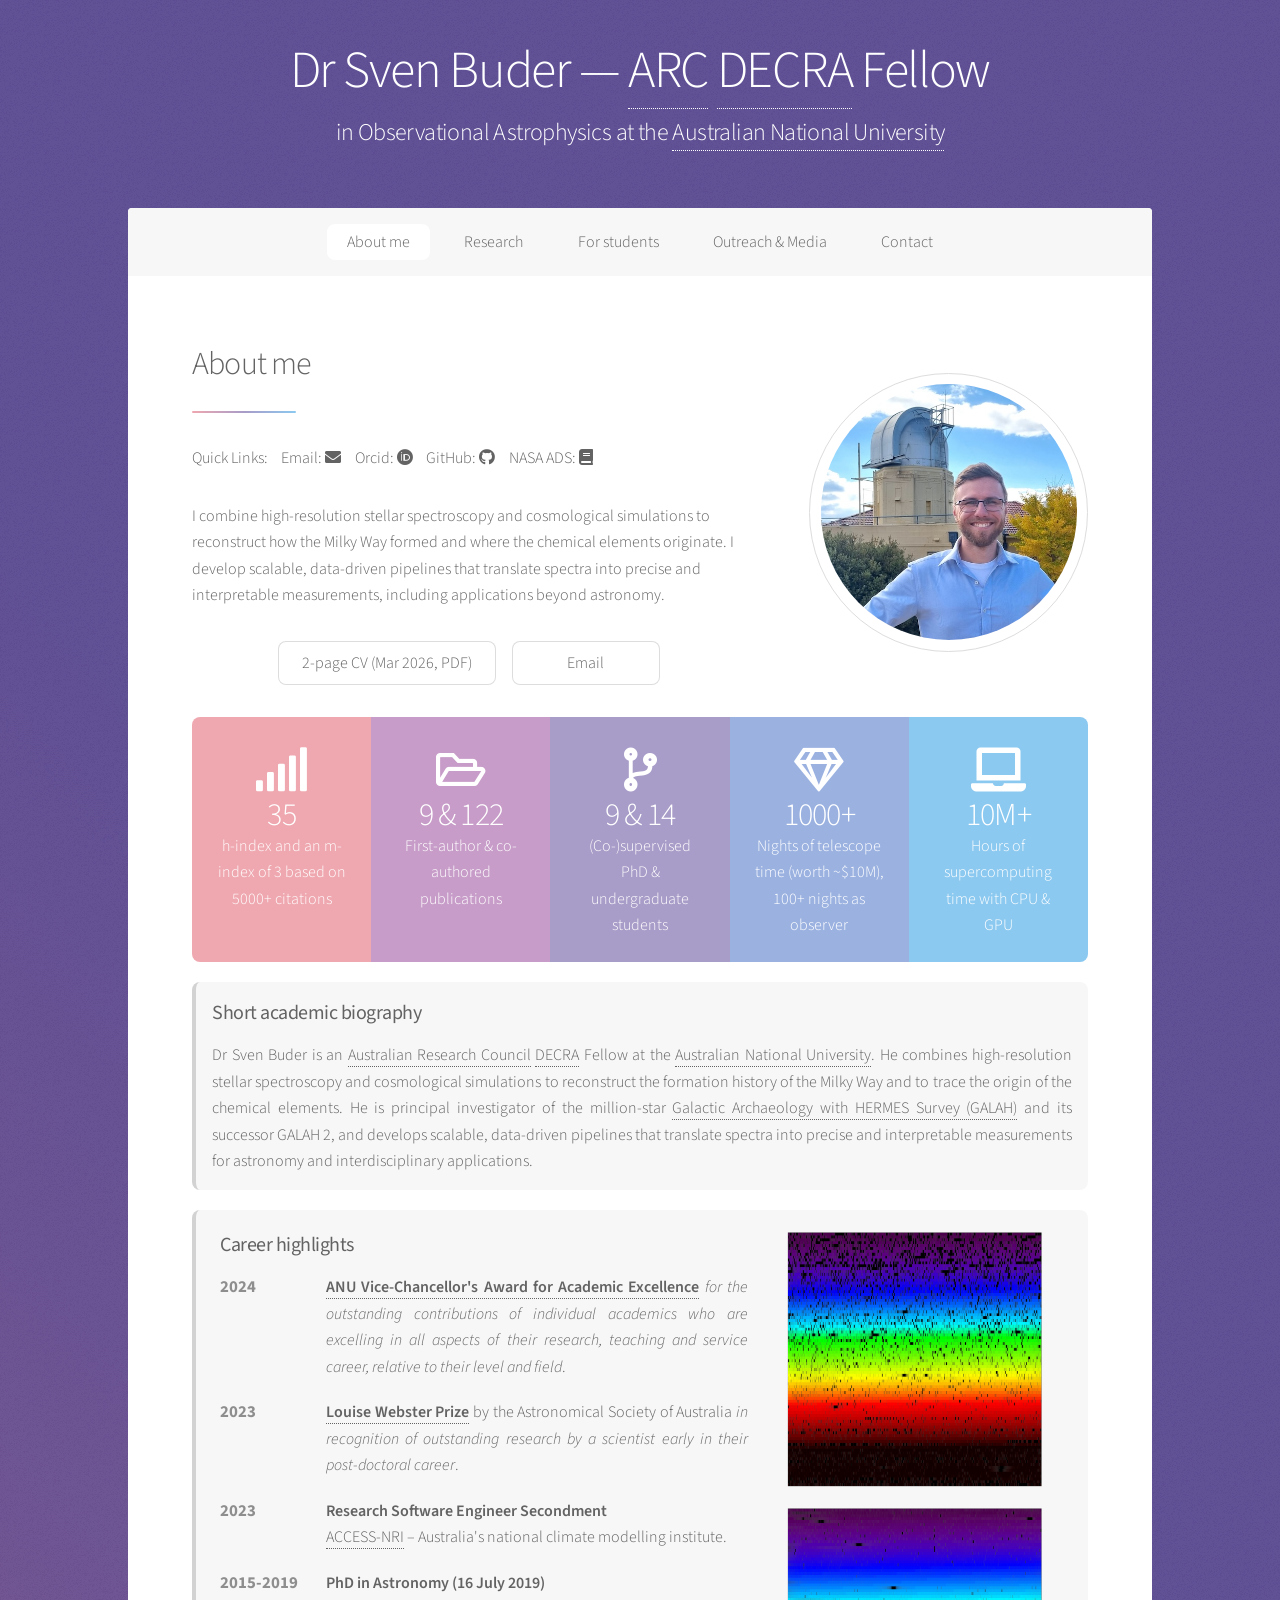
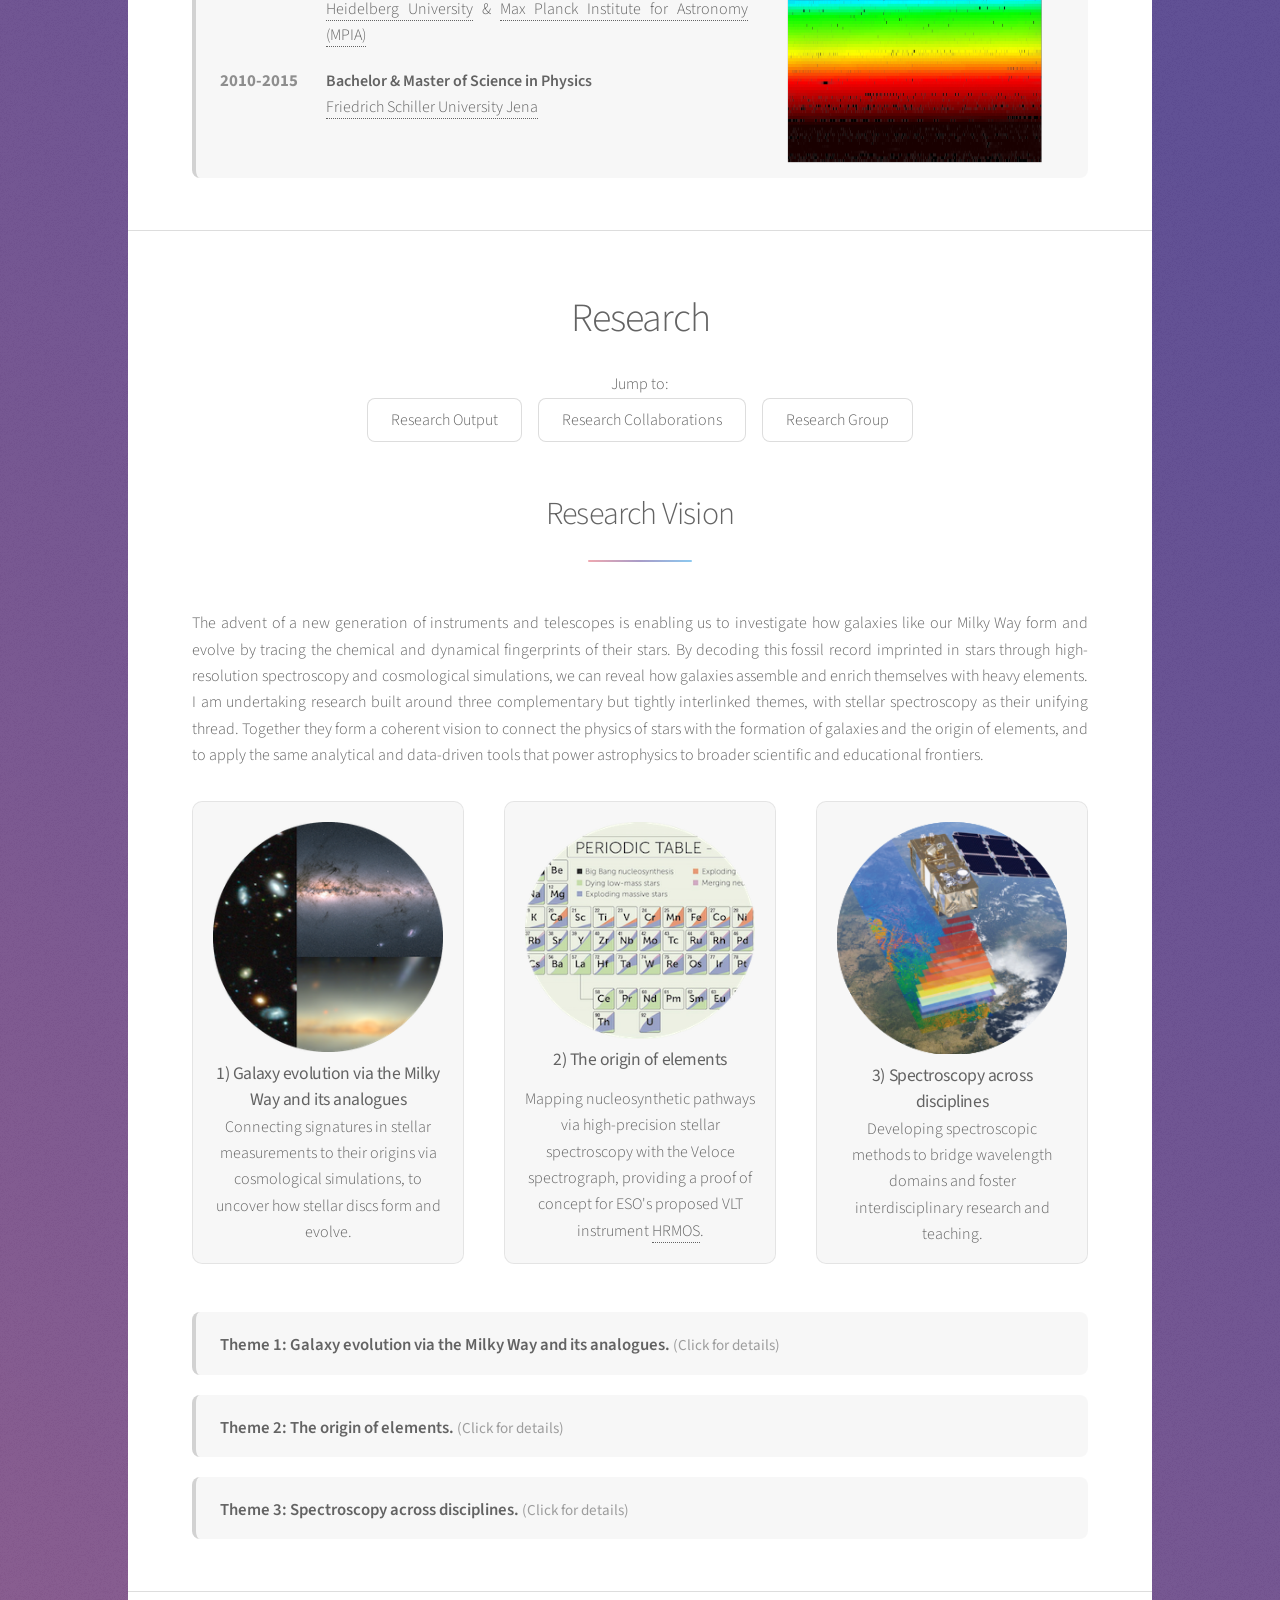
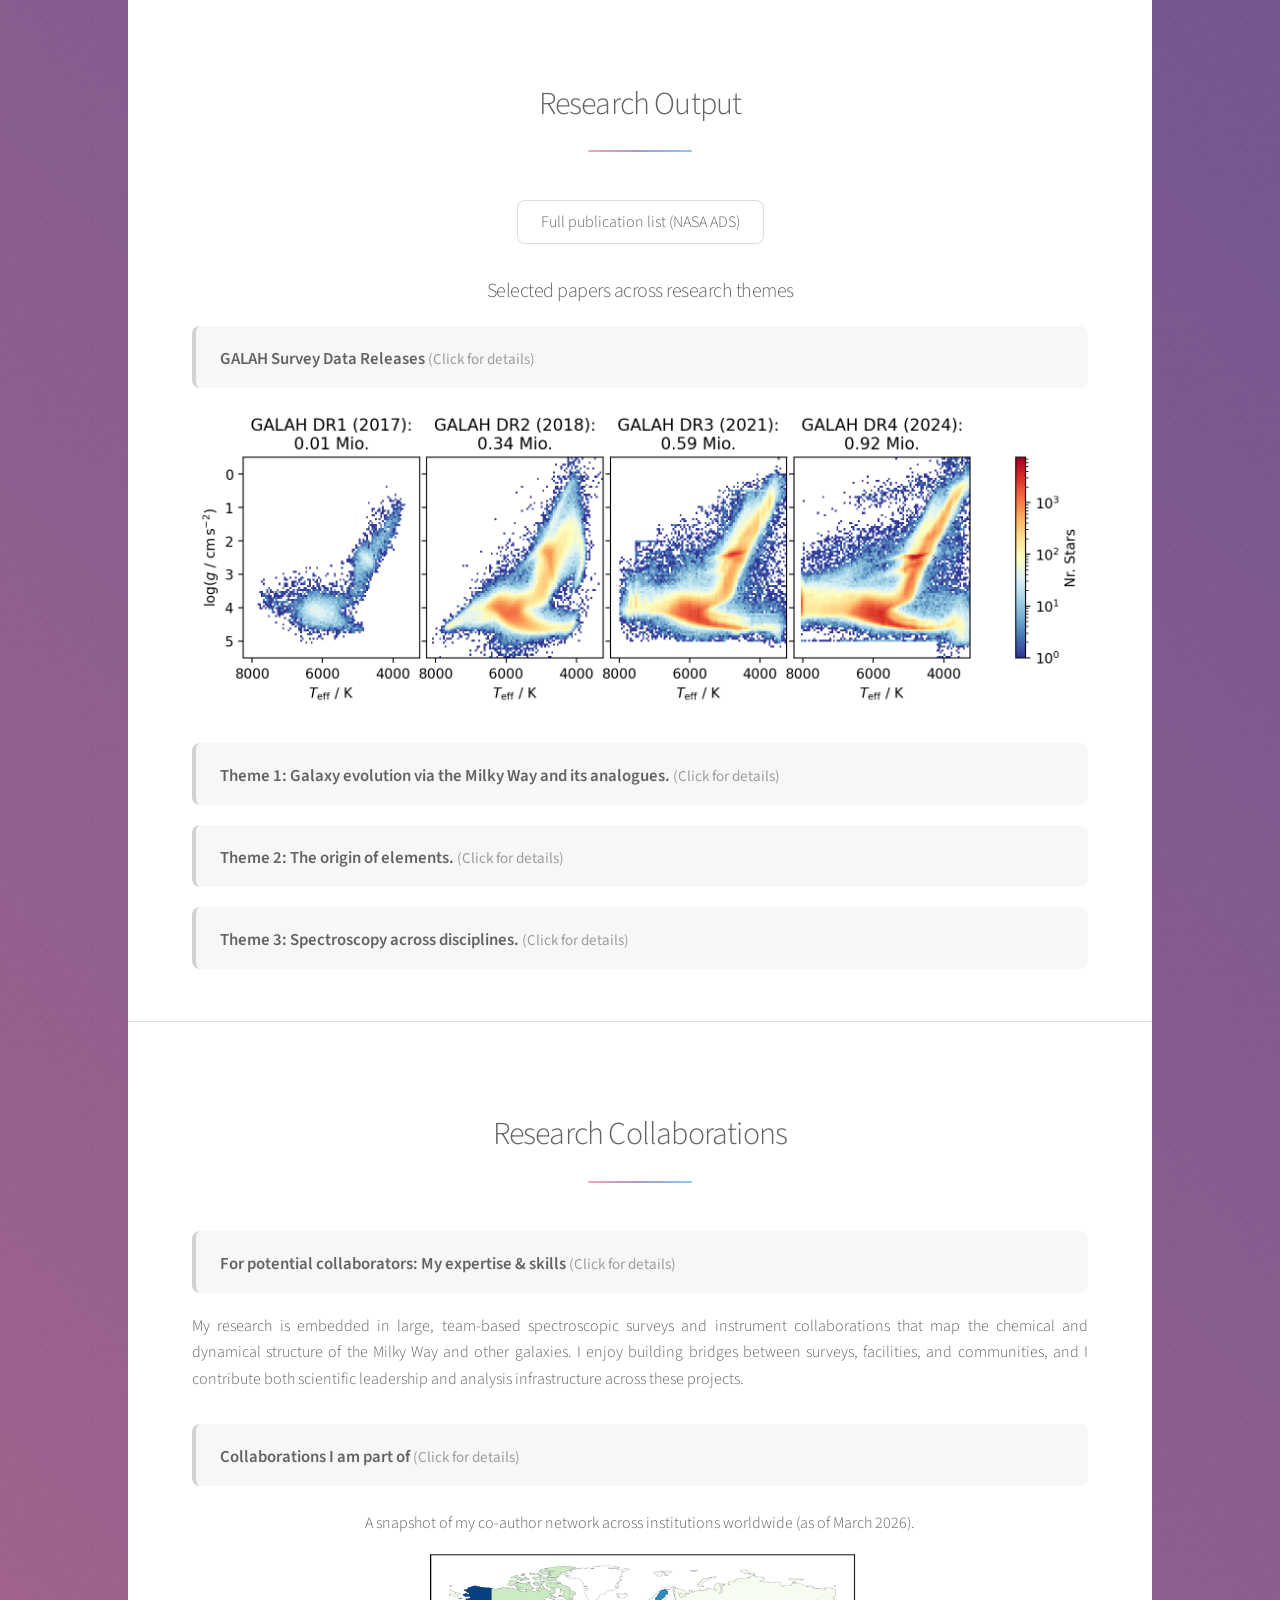
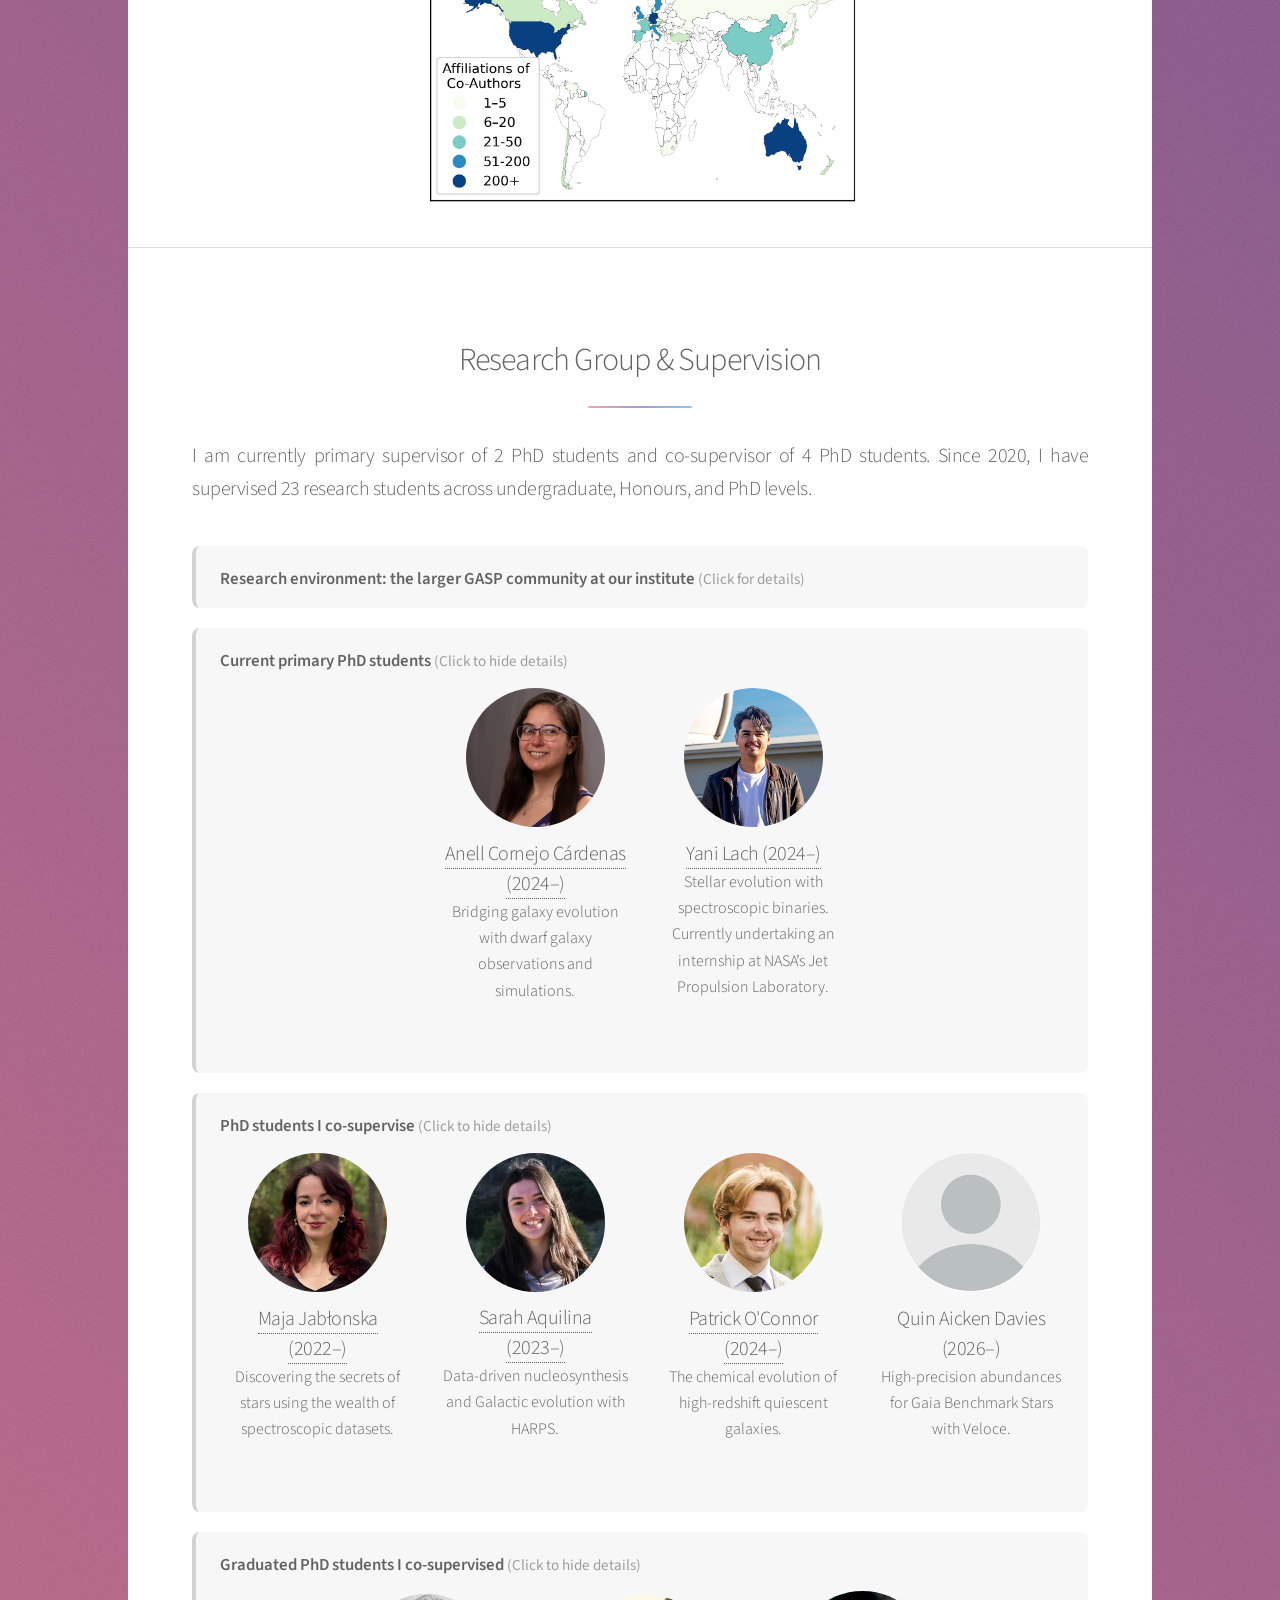
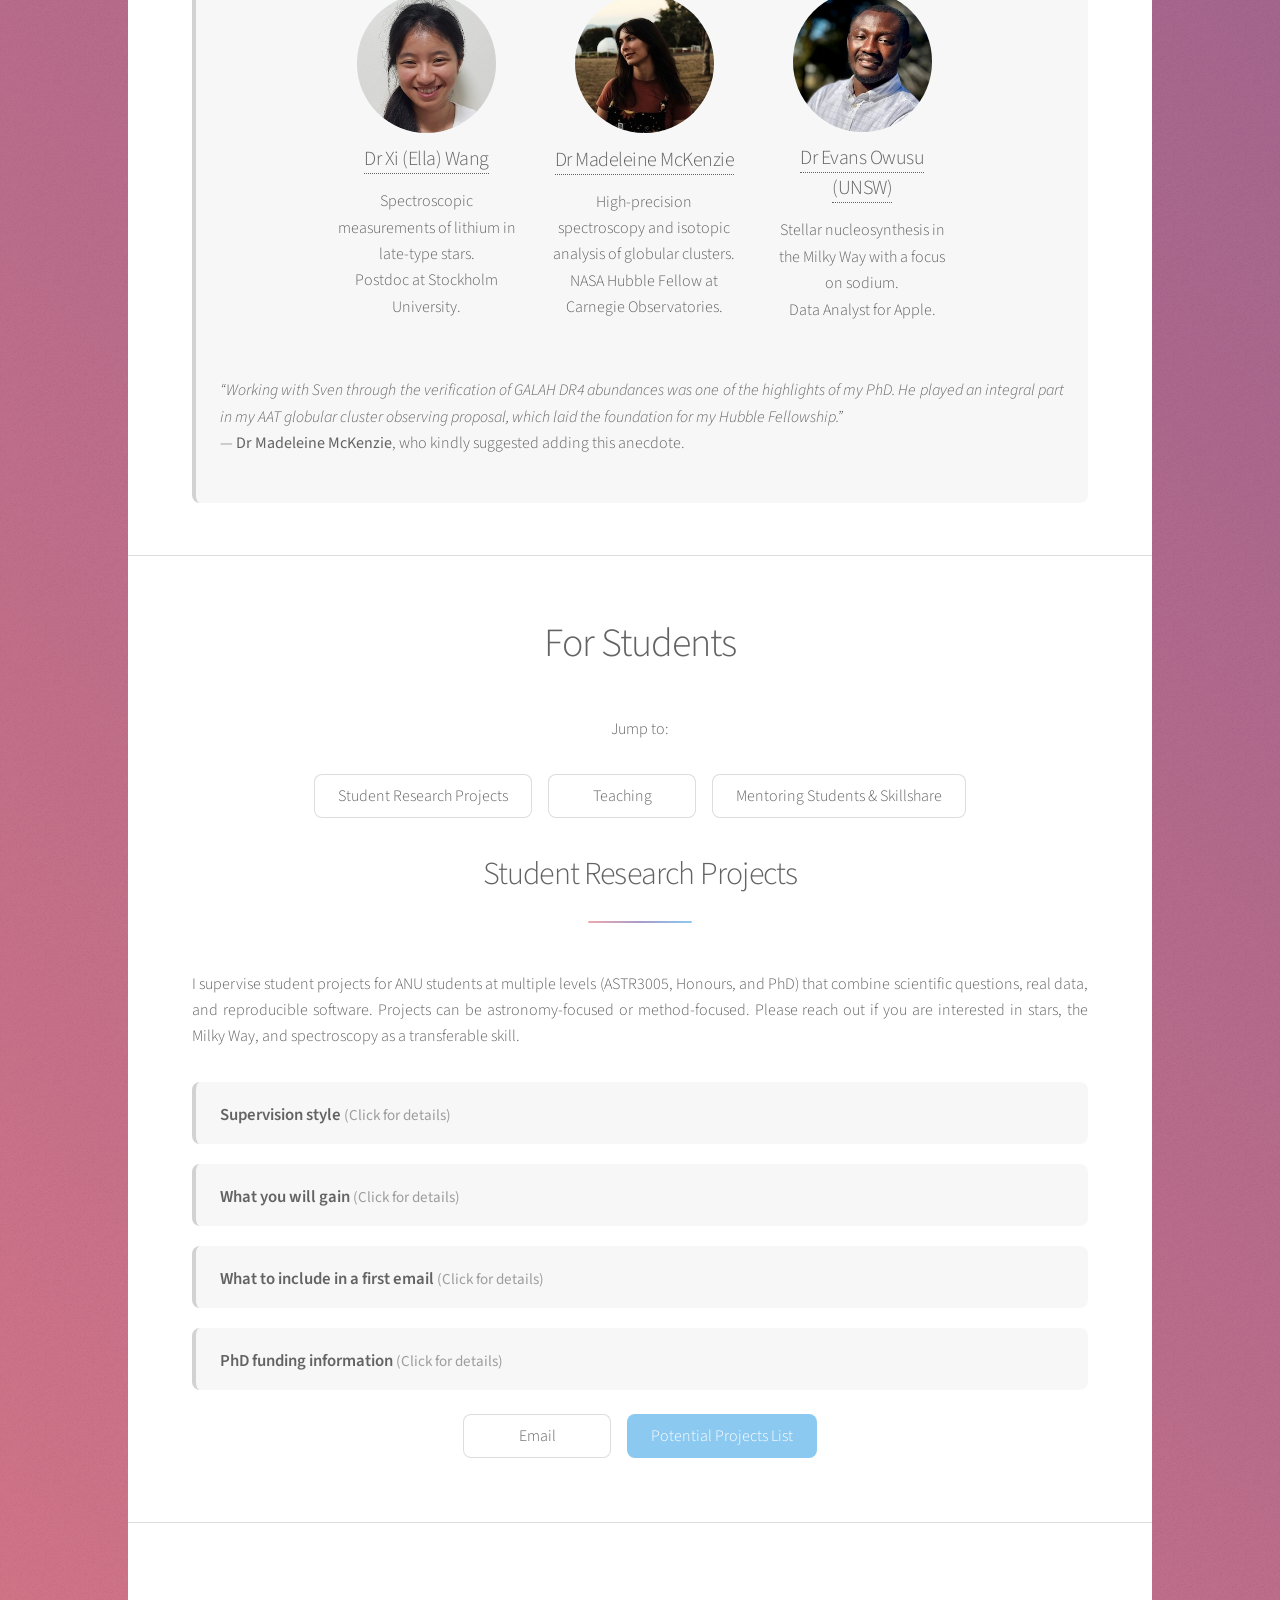
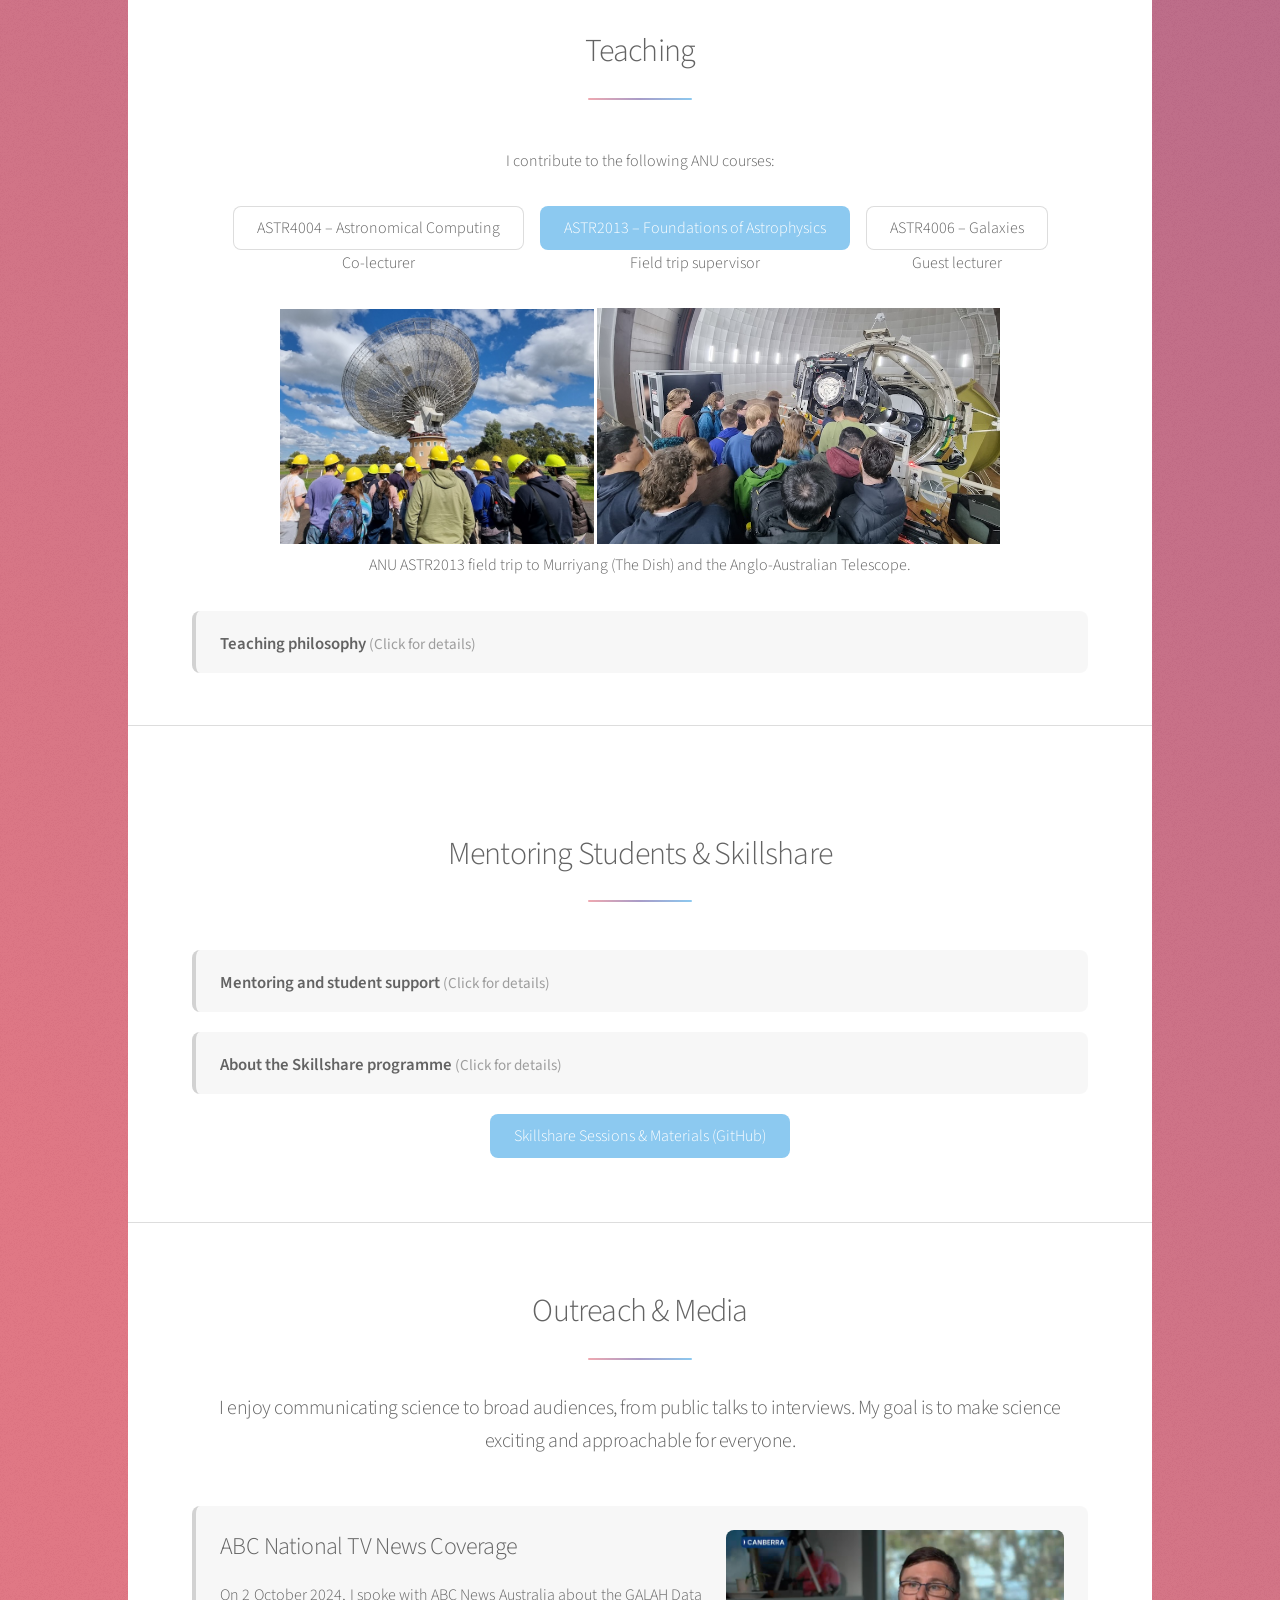
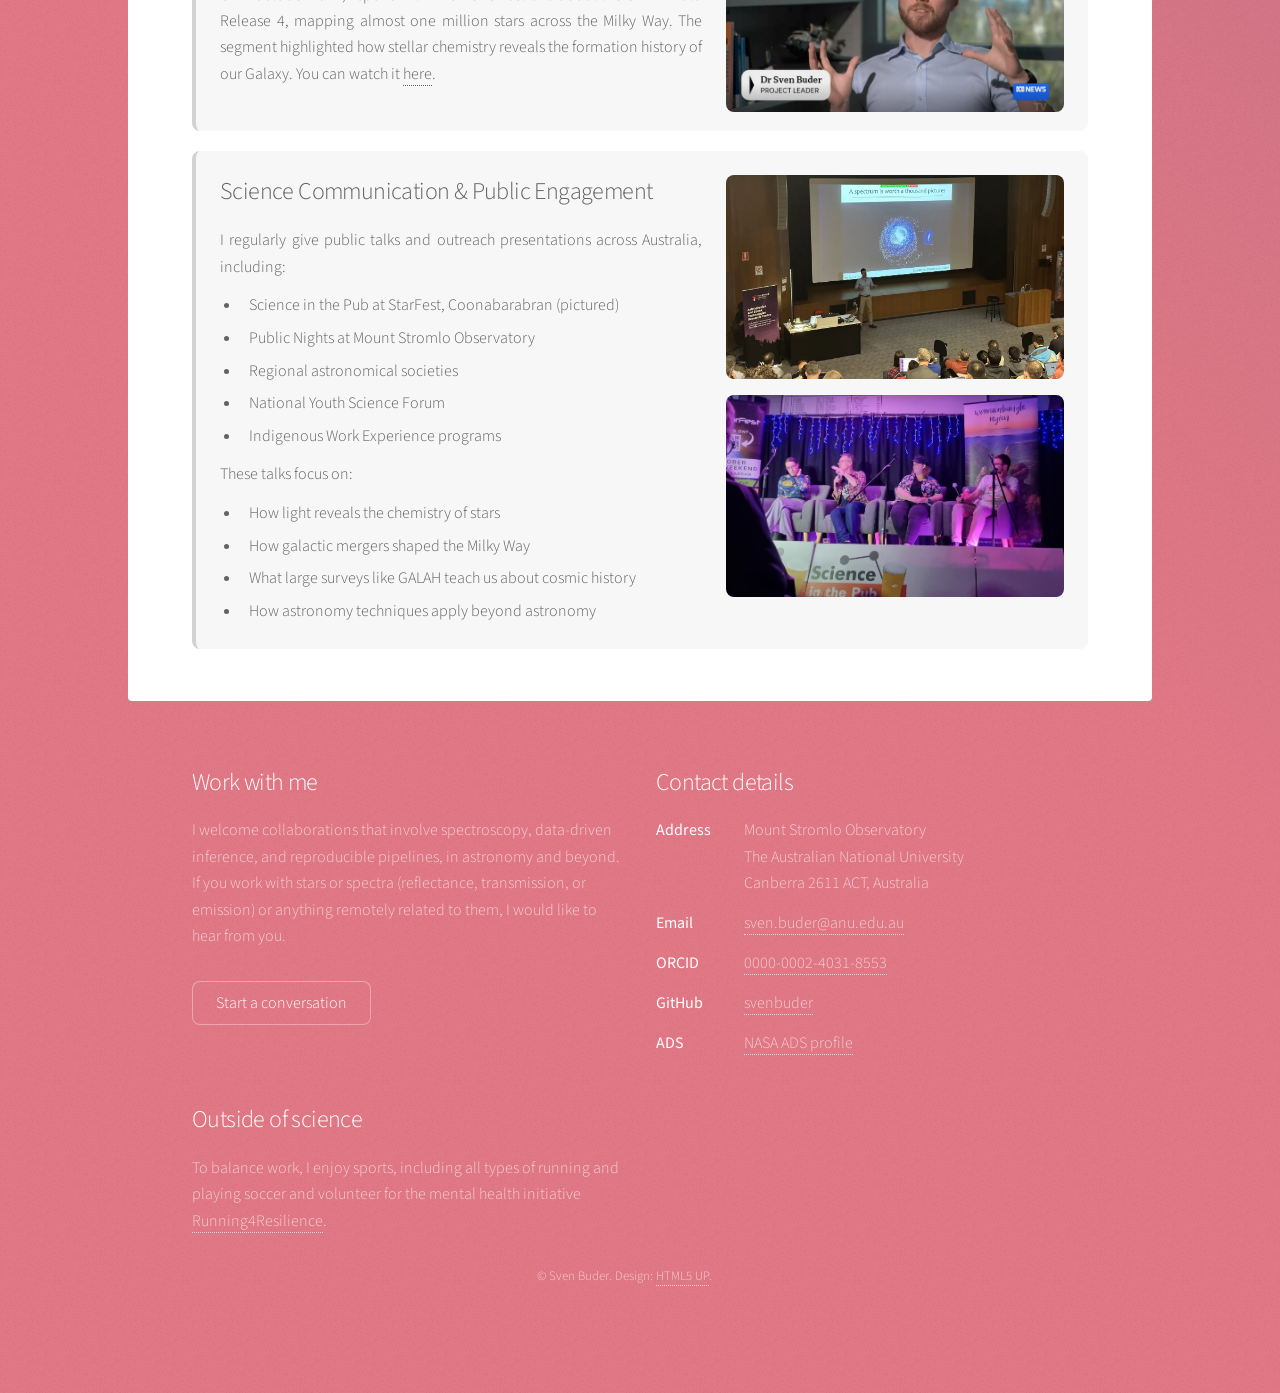
<file: index.html>
<!DOCTYPE HTML>
<!--
	Stellar by HTML5 UP
	html5up.net | @ajlkn
	Free for personal and commercial use under the CCA 3.0 license (html5up.net/license)
-->
<html lang="en">
	<head>
		<title>Dr Sven Buder | ANU</title>
		<meta charset="utf-8" />
		<meta name="viewport" content="width=device-width, initial-scale=1, user-scalable=no" />

		<meta name="description" content="Dr Sven Buder is an ARC DECRA Fellow at the Australian National University. He uses high-resolution spectroscopy and cosmological simulations to study galaxy evolution via the Milky Way and its analogues, and to map the origin of the elements. He is also building collaborations in spectroscopy across disciplines." />
		<meta name="author" content="Sven Buder" />

		<link rel="stylesheet" href="assets/css/main.css" />
		<noscript><link rel="stylesheet" href="assets/css/noscript.css" /></noscript>
	</head>
	<body class="is-preload">

		<!-- Wrapper -->
		<div id="wrapper">

			<!-- Header -->
			<header id="header" class="alt" style="padding: 2.5em 0 2.5em 0;">
				<h1>Dr Sven Buder — <a href="https://www.arc.gov.au/" target="_blank" rel="noopener noreferrer">ARC</a> <a href="https://www.arc.gov.au/discovery-early-career-researcher-award-2024" target="_blank" rel="noopener noreferrer">DECRA</a> Fellow</h1>
				<h2>in Observational Astrophysics at the <a href="https://www.anu.edu.au" target="_blank" rel="noopener noreferrer">Australian National University</a></h2>
			</header>

			<!-- Nav -->
			<nav id="nav">
				<ul>
					<li><a href="#about" class="active">About me</a></li>
					<li><a href="#research">Research</a></li>
					<li><a href="#students">For students</a></li>
					<li><a href="#outreach">Outreach &amp; Media</a></li>
					<li><a href="#contact">Contact</a></li>
				</ul>
			</nav>

			<!-- Main -->
			<div id="main">
				<!-- About me -->
				<section id="about" class="main">
				<div class="spotlight">
					<div class="content">
					<header class="major">
						<h2>About me</h2>
					</header>

					<ul class="icons" style="margin-top: 0em;">
						<li>Quick Links:  </li>
						<li>Email: <a href="mailto:sven.buder@anu.edu.au" class="icon solid fa-envelope" title="Email"><span class="label">Email</span></a></li>
						<li>Orcid: <a href="https://orcid.org/0000-0002-4031-8553" target="_blank" rel="noopener noreferrer" class="icon brands fa-orcid" title="ORCID"><span class="label">ORCID</span></a></li>
						<li>GitHub: <a href="https://github.com/svenbuder" target="_blank" rel="noopener noreferrer" class="icon brands fa-github" title="GitHub"><span class="label">GitHub</span></a></li>
						<li>NASA ADS: <a href="https://ui.adsabs.harvard.edu/search/q=author%3A%22Buder%2C%20Sven%22" target="_blank" rel="noopener noreferrer" class="icon solid fa-book" title="NASA ADS profile"><span class="label">ADS</span></a></li>
					</ul>
					<p>
						I combine high-resolution stellar spectroscopy and cosmological simulations to reconstruct how the Milky Way formed
						and where the chemical elements originate.
						I develop scalable, data-driven pipelines that translate spectra into precise and interpretable measurements,
						including applications beyond astronomy.
					</p>
					<ul class="actions special">
						<li>
						<a href="data/Sven_Buder_CV_Mar2026.pdf" target="_blank" rel="noopener noreferrer" class="button">
							2-page CV (Mar 2026, PDF)
						</a>
						</li>
						<li><a href="mailto:sven.buder@anu.edu.au" class="button">Email</a></li>
					</ul>

					</div>

					<span class="image"><img src="images/avatar_2025.jpg" alt="Portrait of Dr Sven Buder" /></span>
				</div>

				<ul class="statistics" style="margin-bottom: 0em;">
					<li class="style1">
					<span class="icon solid fa-signal"></span>
					<strong>35</strong> h-index and an m-index of 3 based on 5000+ citations
					</li>
					<li class="style2">
					<span class="icon fa-folder-open"></span>
					<strong>9 &amp; 122</strong> First-author &amp; co-authored publications
					</li>
					<li class="style3">
					<span class="icon solid fa-code-branch"></span>
					<strong>9 &amp; 14</strong> (Co-)supervised PhD &amp; undergraduate students
					</li>
					<li class="style4">
					<span class="icon fa-gem"></span>
					<strong>1000+</strong> Nights of telescope time (worth ~$10M), 100+ nights as observer
					</li>
					<li class="style5">
					<span class="icon solid fa-laptop"></span>
					<strong>10M+</strong> Hours of supercomputing time with CPU &amp; GPU
					</li>
				</ul>

				<!-- Single “read-aloud” biography -->
				<div style="margin: 1.25rem 0; padding: 1rem; border-left: 4px solid rgba(0,0,0,0.15); background: rgba(0,0,0,0.03); border-radius: 8px;">
					<h3 style="margin-top: 0;"><b>Short academic biography</b></h3>
					<p style="margin-bottom: 0; text-align:justify">
					Dr Sven Buder is an <a href="https://www.arc.gov.au/" target="_blank" rel="noopener noreferrer">Australian Research Council</a> <a href="https://www.arc.gov.au/discovery-early-career-researcher-award-2024" target="_blank" rel="noopener noreferrer">DECRA</a> Fellow at the <a href="https://www.anu.edu.au" target="_blank" rel="noopener noreferrer">Australian National University</a>.
					He combines high-resolution stellar spectroscopy and cosmological simulations to reconstruct the formation history of the Milky Way
					and to trace the origin of the chemical elements.
					He is principal investigator of the million-star <a href="https://www.galah-survey.org">Galactic Archaeology with HERMES Survey (GALAH)</a> and its successor GALAH 2,
					and develops scalable, data-driven pipelines that translate spectra into precise and interpretable measurements for astronomy and interdisciplinary applications.
					</p>
				</div>

				<div class="callout highlight-layout">
				<!-- LEFT: Timeline -->
				<div class="highlights">
					<h3 style="margin-top: 0;"><b>Career highlights</b></h3>
					<div class="highlight-item">
					<div class="highlight-year">2024</div>
					<div class="highlight-content">
						<strong><a href="https://www.anu.edu.au/news/all-news/best-of-anu-community-celebrated-with-chancellor-and-vc-awards" target="_blank" rel="noopener noreferrer">ANU Vice-Chancellor's Award for Academic Excellence</a></strong>
						<i>for the outstanding contributions of individual academics who are excelling in all aspects of their research, teaching and service career, relative to their level and field</i>.
					</div>
					</div>

					<div class="highlight-item">
					<div class="highlight-year">2023</div>
					<div class="highlight-content">
						<strong><a href="https://asa.astronomy.org.au/prizes_and-grants/prizes-awards/louise-webster-prize/" target="_blank" rel="noopener noreferrer">Louise Webster Prize</a></strong>
						by the Astronomical Society of Australia
						<i>in recognition of outstanding research by a scientist early in their post-doctoral career</i>.
					</div>
					</div>

					<div class="highlight-item">
					<div class="highlight-year">2023</div>
					<div class="highlight-content">
						<strong>Research Software Engineer Secondment</strong><br>
						<a href="https://www.access-nri.org.au/" target="_blank" rel="noopener noreferrer">ACCESS-NRI</a> – Australia's national climate modelling institute.
					</div>
					</div>

					<div class="highlight-item">
					<div class="highlight-year">2015-2019</div>
					<div class="highlight-content">
						<strong>PhD in Astronomy (16 July 2019)</strong><br>
						<a href="https://www.uni-heidelberg.de/en" target="_blank" rel="noopener noreferrer">Heidelberg University</a> & <a href="https://www.mpia.de/en" target="_blank" rel="noopener noreferrer">Max Planck Institute for Astronomy (MPIA)</a>
					</div>
					</div>

					<div class="highlight-item">
					<div class="highlight-year">2010-2015</div>
					<div class="highlight-content">
						<strong>Bachelor & Master of Science in Physics</strong><br>
						<a href="https://www.uni-jena.de/en" target="_blank" rel="noopener noreferrer">Friedrich Schiller University Jena</a>
					</div>
					</div>
				</div>

				<!-- RIGHT: Spectra -->
				<div class="highlight-visual-vertical">
					<img src="images/06_alfCenA_rainbow.png" alt="Spectrum of Alpha Centauri A" />
					<img src="images/07_HD140283_rainbow.png" alt="Spectrum of HD 140283" />
				</div>

				</div>
				</section>

				<!-- Research -->
				<section id="research" class="main special">
					<header class="major">
						<h1>Research</h1>
						Jump to:
						<ul class="actions special">	
							<!-- <li><a href="#research-vision" target="_blank" rel="noopener noreferrer" class="button">Research Vision</a></li> -->
							<li><a href="#research-output" class="button">Research Output</a></li>
							<li><a href="#research-collaborations" class="button">Research Collaborations</a></li>
							<li><a href="#research-group" class="button">Research Group</a></li>
						</ul>
					</header>
					
					<header id="research-vision" class="major" style="margin-top: 1.5rem;">
						<h2>Research Vision</h2>
						</header>

						<div class="content">
						<p style="text-align: justify;">
							The advent of a new generation of instruments and telescopes is enabling us to investigate how galaxies like our Milky Way form and evolve
							by tracing the chemical and dynamical fingerprints of their stars. By decoding this fossil record imprinted in stars through high-resolution
							spectroscopy and cosmological simulations, we can reveal how galaxies assemble and enrich themselves with heavy elements.
							I am undertaking research built around three complementary but tightly interlinked themes, with stellar spectroscopy as their unifying thread. 
							Together they form a coherent vision to connect the physics of stars with the formation of galaxies and the origin of elements, and to apply
							the same analytical and data-driven tools that power astrophysics to broader scientific and educational frontiers.
						</p>

						<ul class="features themes">
							<li>
							<span class="image solid major"><img src="images/galaxies.png" alt="Galaxy evolution theme" /></span>
							<h4><b>1) Galaxy evolution via the Milky Way and its analogues</b></h4>
							Connecting signatures in stellar measurements to their origins via cosmological simulations, to uncover how stellar discs form and evolve.
							</li>

							<li>
							<span class="image solid major"><img src="images/periodic_table.png" alt="Origin of elements theme" /></span>
							<h4><b>2) The origin of elements</b></h4>
							Mapping nucleosynthetic pathways via high-precision stellar spectroscopy with the Veloce spectrograph, providing a proof of concept for ESO's proposed VLT instrument
							<a href="https://www.hrmos.eu/" target="_blank" rel="noopener noreferrer">HRMOS</a>.
							</li>

							<li>
							<span class="image solid major"><img src="images/Sentinel-2_composites.png" alt="Spectroscopy across disciplines theme" /></span>
							<h4><b>3) Spectroscopy across disciplines</b></h4>
							Developing spectroscopic methods to bridge wavelength domains and foster interdisciplinary research and teaching.
							</li>
						</ul>

						<!-- Theme 1 -->
						<details class="callout">
							<summary>Theme 1: Galaxy evolution via the Milky Way and its analogues.<span class="details-hint"></span></summary>

							<p style="margin-top: 0.75rem;">
							How did galaxies like our Milky Way build their discs and sustain star formation across cosmic time? This remains one of the central open questions in galaxy formation.
							While evidence points to early turbulent star formation, bar-driven evolution, and merger-induced heating, their interplay is still not understood.
							My research aims to quantify how these processes shaped the Milky Way and its analogues by combining resolved chemodynamical data, extragalactic surveys,
							and cosmological simulations in a unified framework.
							</p>

							<ul>
							<li>
								<b>(1a) The impact of mergers on disc galaxies.</b>
								<span class="image right"><img src="images/theme_1a.png" alt="Theme 1a figure" /></span>
								<br>
								My earlier work showed that the Milky Way's last major merger was likely not gas-rich enough to rebuild the disc, as only a small population of stars shares its distinct chemistry.
								I will map the inner Galaxy in elemental detail to test how mergers shaped its structure and enrichment history. These data will also prepare the ground for future facilities such as
								<a href="https://mavis-ao.org/" target="_blank" rel="noopener noreferrer">VLT-MAVIS</a> and
								<a href="https://elt.eso.org/instrument/MOSAIC/" target="_blank" rel="noopener noreferrer">ELT-MOSAIC</a>, extending these studies to external galaxies.
							</li>

							<li>
								<b>(1b) Chemical evolution of smaller galaxies.</b>
								<span class="image right"><img src="images/theme_1b.png" alt="Theme 1b figure" /></span>
								<br>
								My PhD student <a href="https://www.linkedin.com/in/anell-cornejo-cárdenas-b04b33162/" target="_blank" rel="noopener noreferrer">Anell Cornejo Cárdenas</a>
								(completion expected 2028) is extracting dwarf galaxy chemistry from
								<a href="https://www.eso.org/sci/facilities/develop/instruments/muse.html" target="_blank" rel="noopener noreferrer">MUSE</a> spectroscopy.
								Together with high-resolution <a href="https://tobias-buck.de/#sim_data" target="_blank" rel="noopener noreferrer">NIHAO-UHD</a> simulations, we will link the chemical evolution
								of these dwarfs to their role as the building blocks of the Milky Way halo and assess how unique our Galaxy's merger history has been.
							</li>

							<li>
								<b>(1c) Bridging (extra-)galactic archaeology.</b>
								<span class="image right"><img src="images/theme_1c.png" alt="Theme 1c figure" /></span>
								<br>
								As part of the <a href="https://geckos-survey.org" target="_blank" rel="noopener noreferrer">GECKOS</a>
								<a href="https://www.eso.org/sci/facilities/develop/instruments/muse.html" target="_blank" rel="noopener noreferrer">VLT-MUSE</a> survey
								(<a href="https://ui.adsabs.harvard.edu/abs/2024IAUS..377...27V/abstract" target="_blank" rel="noopener noreferrer">van de Sande et al. 2023</a>),
								we will apply the integrated-spectroscopy methods I am developing under Theme 3a to trace enrichment histories across multiple elements.
								We will compare the Milky Way's resolved but locally biased view of chemical evolution with edge-on disc galaxies observed via integrated light.
								Moving beyond metallicity, this complementary perspective will reduce biases in inferring the processes that govern disc formation across environments
								and help interpret the Milky Way in a cosmological context.
							</li>
							</ul>

							<p style="margin-bottom: 0;">
							These efforts will deliver observation-driven simulation tests linking merger history, satellite evolution, and disc formation.
							</p>
						</details>

						<!-- Theme 2 -->
						<details class="callout">
							<summary>Theme 2: The origin of elements.<span class="details-hint"></span></summary>

							<p style="margin-top: 0.75rem;">
							Where and how are the elements forged? While most elements are now known to originate in stars or their explosions and mergers, major uncertainties remain in how stellar yields and
							binary evolution shaped the chemical makeup of the Universe throughout cosmic time. This question links every scale of astrophysics from planets to galaxies, and demands both
							precision spectroscopy and predictive modelling.
							My research combines data-driven analysis with theoretical insight to address these gaps, and complements 3D NLTE modelling efforts
							(<a href="https://ui.adsabs.harvard.edu/abs/2024ARA&A..62..475L" target="_blank" rel="noopener noreferrer">Lind &amp; Amarsi 2024</a>).
							These approaches provide the dual foundations of precision and realism that are needed to map how stars create and recycle the elements that shape planets and galaxies.
							</p>

							<ul>
							<li>
								<b>(2a) Quantify elemental and isotopic variations with unprecedented precision.</b>
								<span class="image right"><a href="https://ui.adsabs.harvard.edu/abs/2018MNRAS.478.4513B/abstract" class="image" target="_blank" rel="noopener noreferrer"><img src="images/pic02.png" alt="Precision abundances figure" /></a></span>
								<br>
								As PI of the ongoing GALAH-2 Large Program, I will deliver 0.01 dex precision for elemental and isotopic abundances using the Veloce spectrograph at the 3.9m Anglo-Australian Telescope,
								with dedicated observing time secured through 2027. This programme complements observations of the original GALAH survey and provides early high-precision benchmark measurements for ESO's proposed
								<a href="https://www.hrmos.eu/" target="_blank" rel="noopener noreferrer">HRMOS</a> concept to test models of internal mixing, stellar mass loss, and the relative contributions of massive versus evolved stars,
								in order to constrain elemental production sites and yields.
							</li>

							<li>
								<b>(2b) Identify signatures of binary evolution and mixing.</b>
								<span class="image right"><img src="images/theme_2ab.png" alt="Binary evolution theme figure" /></span>
								<br>
								Every second star is part of a binary system. The work of my PhD student <a href="https://yanilach.space/" target="_blank" rel="noopener noreferrer">Yani Lach</a> (expected completion 2028) on extracting
								elemental abundances from binary star spectroscopy will quantify how binary evolution, interaction, and rotation alter surface abundances. The comparison of abundance patterns between closer and wider systems
								will quantify the importance of binarity for chemical evolution.
							</li>

							<li>
								<b>(2c) Map element-production channels.</b>
								<span class="image right"><img src="images/theme_2c.png" alt="Element production channels figure" /></span>
								<br>
								By combining high-precision abundances with chemical evolution models, my collaborators and I will extract nucleosynthetic fingerprints from stellar and galactic abundance measurements using our fast,
								simulation-based inference framework (<a href="https://ui.adsabs.harvard.edu/abs/2025A%26A...702A.184B" target="_blank" rel="noopener noreferrer">Buck et al. 2025</a>).
							</li>
							</ul>

							<p style="margin-bottom: 0;">
							By combining Veloce's precision with HRMOS-era reach and linking stellar spectroscopy to the formation of planets and galaxies, this theme is driving future key projects on the origin of the elements.
							<br><br>
							</p>
						</details>

						<!-- Theme 3 -->
						<details class="callout">
							<summary>Theme 3: Spectroscopy across disciplines.<span class="details-hint"></span></summary>

							<p style="margin-top: 0.75rem;">
							Where else can the tools we develop for stellar spectroscopy be applied to benefit science and society? Spectroscopy is a universal diagnostic of matter:
							the same principles that reveal the composition of stars can illuminate processes in galaxies, the interstellar medium, and even Earth's environment.
							This theme extends spectroscopy across wavelengths and disciplines to connect astrophysics, climate science, and education.
							</p>

							<ul>
							<li>
								<b>(3a) From resolved to integrated spectroscopy.</b><br>
								<span class="image right"><img src="images/theme_3a.png" alt="Resolved to integrated spectroscopy figure" /></span>
								A key step toward bridging Galactic and extragalactic astronomy is translating high-fidelity stellar spectroscopy into integrated-light observations.
								With collaborators and a postdoctoral researcher, I will develop a library of stellar-population templates from Milky Way spectra flux-calibrated with
								<a href="https://www.esa.int/Science_Exploration/Space_Science/Gaia" target="_blank" rel="noopener noreferrer">Gaia</a> XP data.
								These abundance-variable templates will support analyses of integrated spectra from instruments such as
								<a href="https://www.eso.org/sci/facilities/develop/instruments/muse.html" target="_blank" rel="noopener noreferrer">VLT-MUSE</a> and
								<a href="https://mavis-ao.org/" target="_blank" rel="noopener noreferrer">VLT-MAVIS</a>, overcoming long-standing limitations in population-synthesis models and uniting stellar and extragalactic spectroscopy.
							</li>

							<li>
								<b>(3b) Multi-wavelength and multi-domain astronomy.</b><br>
								<span class="image right"><img src="images/theme_3b.png" alt="Multi-wavelength astronomy figure" /></span>
								In a pilot project combining GALAH optical spectroscopy with ASKAP radio observations
								(<a href="https://ui.adsabs.harvard.edu/abs/2025MNRAS.543.3474N" target="_blank" rel="noopener noreferrer">Nguyen, Buder et al. 2025</a>),
								I demonstrated that cross-wavelength analysis can map the interstellar medium across density regimes.
								Building on this, I will expand collaborations with radio astronomers to link atomic and molecular gas phases in the Milky Way using targeted optical spectroscopy.
								This work connects to upcoming large-scale surveys and prepares for the Square Kilometre Array by establishing a unified optical–radio view of the Galactic ecosystem.
							</li>

							<li>
								<b>(3c) Spectroscopy beyond astronomy.</b><br>
								<span class="image right"><img src="images/theme_3c.png" alt="Spectroscopy beyond astronomy figure" /></span>
								Together with environmental scientists and our instrumentation team at the ANU who build a wildfire risk monitoring satellite called
								<a href="https://inspace.anu.edu.au/missions/ozfuel-1-satellite-payload-mission" target="_blank" rel="noopener noreferrer">OzFuel</a>,
								we have shown that we can infer carbon and nitrogen abundances from leaf reflectance spectra by applying the data-driven stellar analysis framework of
								<a href="https://ui.adsabs.harvard.edu/abs/2015ApJ...808...16N" target="_blank" rel="noopener noreferrer"><i>The Cannon</i></a>.
								Extending this to indicators such as chlorophyll and pigment ratios will show how astronomical methods can address environmental and sustainability challenges.
							</li>
							</ul>

							<p style="margin-bottom: 0;">
							My vision is to establish spectroscopy as a shared quantitative language across astronomy and environmental science, and to build a cross-disciplinary training platform where students
							apply data-driven analysis across domains and develop end-to-end pipelines, from data collection to calibration, archiving, and reproducible analysis.
							These efforts will turn spectroscopy from a specialised tool into a collaborative and educational framework for data-driven, cross-disciplinary research.
							</p>
						</details>
						</div>
				</section>

				<section id="research-output" class="main special">
					<header class="major" style="margin-top: 1.5rem;">
						<h2>Research Output</h2>
					</header>

					<div class="content">
						<ul class="actions special" style="margin-bottom: 1rem;">
						<li>
							<a href="https://ui.adsabs.harvard.edu/search/q=author%3A%22Buder%2C%20Sven%22"
							target="_blank" rel="noopener noreferrer" class="button">
							Full publication list (NASA ADS)
							</a>
						</li>
						</ul>
					</div>

					<h3 style="margin-top: 2rem;">Selected papers across research themes</h3>

					<!-- GALAH data releases -->
					<details class="callout">
						<summary>GALAH Survey Data Releases<span class="details-hint"></span></summary>

						<p style="margin-top: 0.75rem;">
						I have led three major GALAH survey data releases as first author, each serving as a community benchmark dataset with strong citation impact.
						</p>

						<div class="table-wrapper">
						<table>
							<tbody>
							<tr>
								<td style="width: 29%;">
								<a href="https://ui.adsabs.harvard.edu/abs/2025PASA...42...51B" target="_blank" rel="noopener noreferrer">
									<b>Buder, Kos, Wang et al. (2025)</b>
								</a>
								</td>
								<td>
								<b>GALAH DR4 – Million-star scale and extended element coverage.</b><br>
								<i>Survey release · Precision spectroscopy · Synthetic spectrum interpolation with neural networks</i><br>
								Delivered the next-generation benchmark dataset at near-million-star scale, expanding the chemical and stellar-parameter landscape for the community.
								</td>
							</tr>
							
							<tr>
								<td>
								<a href="https://ui.adsabs.harvard.edu/abs/2021MNRAS.506..150B" target="_blank" rel="noopener noreferrer">
									<b>Buder, Sharma, Kos et al. (2021)</b>
								</a>
								</td>
								<td>
								<b>GALAH DR3 – Flagship release and benchmark dataset.</b><br>
								<i>Survey release · Chemistry, dynamics, ages</i><br>
								Major data release enabling large-scale Galactic archaeology and hundreds of follow-up studies across stellar, planetary, and Galactic science.
								This paper was the most-cited MNRAS paper in 2021 (by citation count).
								</td>
							</tr>

							<tr>
								<td>
								<a href="https://ui.adsabs.harvard.edu/abs/2018MNRAS.478.4513B" target="_blank" rel="noopener noreferrer">
									<b>Buder, Asplund, Duong et al. (2018)</b>
								</a>
								</td>
								<td>
								<b>GALAH DR2 – First extraction of up to 23 elements.</b><br>
								<i>Survey release · Data-driven spectrum interpolation</i><br>
								Delivered a major step forward in sample size and ultimately established <i>The Cannon</i> as innovative tool for large spectroscopic survey analysis.
								</td>
							</tr>

							</tbody>
						</table>
						</div>
					</details>
						<span class="image fit">
						<img src="images/galah_dr1_dr2_dr3_dr4.png" alt="GALAH data releases overview" />
						</span>

					<!-- Theme 1 -->
					<details class="callout">
						<summary>Theme 1: Galaxy evolution via the Milky Way and its analogues.<span class="details-hint"></span></summary>

						<div class="table-wrapper" style="margin-top: 0.75rem;">
						<table>
							<tbody>
							<tr>
								<td style="width: 29%;">
								<a href="https://ui.adsabs.harvard.edu/abs/2019A%26A...624A..19B" target="_blank" rel="noopener noreferrer">
									<b>Buder, Lind, Ness et al. (2019)</b>
								</a>
								</td>
								<td>
								<b>Milky Way disc formation and bimodality.</b><br>
								<i>Disc evolution · Ages & multi-element chemistry</i><br>
								Linked ages and chemistry to clarify the thin/thick disc bimodality and constrain disc formation pathways.
								</td>
							</tr>

							<tr>
								<td>
								<a href="https://ui.adsabs.harvard.edu/abs/2022MNRAS.510.2407B" target="_blank" rel="noopener noreferrer">
									<b>Buder, Lind, Ness et al. (2022)</b>
								</a>
								</td>
								<td>
								<b>Accreted halo structure and merger history.</b><br>
								<i>Halo assembly · Selection biases</i><br>
								Distinguished accreted and in-situ halo populations to test merger history and quantify observational selection effects.
								</td>
							</tr>

							<tr>
								<td>
								<a href="https://ui.adsabs.harvard.edu/abs/2024MNRAS.532.1010B" target="_blank" rel="noopener noreferrer">
									<b>Buder, Mijnarends, &amp; Buck (2024)</b>
								</a>
								</td>
								<td>
								<b>Accreted star identification via simulations.</b><br>
								<i>Simulations · Calibration</i><br>
								Established simulation-based criteria for identifying accreted stars and calibrating observational selection methods.
								</td>
							</tr>

							<tr>
								<td>
								<a href="https://ui.adsabs.harvard.edu/abs/2025OJAp....8E..47B" target="_blank" rel="noopener noreferrer">
									<b>Buder, Buck, Chen, &amp; Grasha (2025)</b>
								</a>
								</td>
								<td>
								<b>Bridging Galactic and extragalactic metallicity studies.</b><br>
								<i>Cross-scale comparison · Gradients</i><br>
								Connected Milky Way and extragalactic metallicity-gradient measurements with cosmological simulations and highlighted key observational selection biases.
								</td>
							</tr>
							</tbody>
						</table>
						</div>
					</details>

					<!-- Theme 2 -->
					<details class="callout">
						<summary>Theme 2: The origin of elements.<span class="details-hint"></span></summary>

						<div class="table-wrapper" style="margin-top: 0.75rem;">
						<table>
							<tbody>
							<tr>
								<td style="width: 28%;">
								<a href="https://ui.adsabs.harvard.edu/abs/2022ApJ...931...23G" target="_blank" rel="noopener noreferrer">
									<b>Griffith, Weinberg, Buder et al. (2022)</b>
								</a>
								</td>
								<td>
								<b>Data-driven nucleosynthesis exploration.</b><br>
								<i>Nucleosynthesis · Abundance patterns</i><br>
								Used data-driven residual analyses to disentangle correlated abundance patterns and constrain nucleosynthetic channels and rare populations.
								</td>
							</tr>

							<tr>
								<td>
								<a href="https://ui.adsabs.harvard.edu/abs/2021MNRAS.508.3365B" target="_blank" rel="noopener noreferrer">
									<b>Buck, Rybizki, Buder et al. (2021)</b>
								</a>
								</td>
								<td>
								<b>Simulation–observation framework for chemistry.</b><br>
								<i>NIHAO-UHD · Chemical evolution</i><br>
								Implemented a chemical-evolution framework in NIHAO-UHD zoom-in simulations, enabling direct comparisons to observed multi-element abundance patterns.
								</td>
							</tr>

							<tr>
								<td>
								<a href="https://ui.adsabs.harvard.edu/abs/2024PASA...41...92O" target="_blank" rel="noopener noreferrer">
									<b>Owusu, Buder, Ruiter et al. (2024)</b>
								</a>
								</td>
								<td>
								<b>Disc population diagnostics via sodium.</b><br>
								<i>Population separation · Elemental diagnostics</i><br>
								Demonstrated sodium's diagnostic power for disentangling overlapping stellar disc populations with same age and alpha-process abundances, improving constraints on disc evolution.
								</td>
							</tr>
							</tbody>
						</table>
						</div>
					</details>

					<!-- Theme 3 -->
					<details class="callout">
						<summary>Theme 3: Spectroscopy across disciplines.<span class="details-hint"></span></summary>

						<div class="table-wrapper" style="margin-top: 0.75rem;">
						<table>
							<tbody>
							<tr>
								<td style="width: 28%;">
								<a href="https://ui.adsabs.harvard.edu/abs/2025MNRAS.537.2798N" target="_blank" rel="noopener noreferrer">
									<b>Ness, Mendel, Buder et al. (2025)</b>
								</a>
								</td>
								<td>
								<b>Pilot study bridging Galactic and extragalactic spectroscopy.</b><br>
								<i>Integrated light · Data-driven inference</i><br>
								Demonstrated that data-driven spectroscopy can robustly recover chemical abundances from low-resolution, low-SNR extragalactic spectra.
								</td>
							</tr>

							<tr>
								<td>
								<a href="https://ui.adsabs.harvard.edu/abs/2025MNRAS.543.3474N" target="_blank" rel="noopener noreferrer">
									<b>Nguyen, Buder, Soler et al. (2025)</b>
								</a>
								</td>
								<td>
								<b>Optical–radio synergy in ISM mapping.</b><br>
								<i>Multi-wavelength · ISM</i><br>
								Combined optical (GALAH) and radio (GASKAP) data to map the cold interstellar medium and enable future survey synergy (4MOST, SKA).
								</td>
							</tr>
							</tbody>
						</table>
						</div>
					</details>
				</section>

				<section id="research-collaborations" class="main special">
				<header class="major" style="margin-top: 1.5rem;">
					<h2>Research Collaborations</h2>
				</header>

				<div class="content">

					<details class="callout">
						<summary>For potential collaborators: My expertise & skills <span class="details-hint"></span></summary>

						<div style="text-align:left; margin-top:0.75rem;">

							<p style="margin-bottom:0.75rem;">
							I am always happy to discuss potential collaborations. Please feel free to reach out if you think there may be a connection.
							Below is a short overview of what I bring to collaborative projects.
							</p>

							<p style="margin-bottom:0.75rem;">
							<b>Scientific expertise</b><br>
							My research focuses on the physics and interpretation of stellar spectra and how stars encode information about
							planets, galaxies, and the origin of the elements. I have worked across a broad range of topics connected to stars,
							including stellar activity (relevant for exoplanet studies), stellar evolution, chemically peculiar stars, unresolved
							stellar populations, and the chemical and dynamical history of galaxies. Through surveys such as GALAH and work
							connecting resolved and unresolved spectroscopy, my research spans both <i>Galactic archaeology</i> and
							<i>extragalactic archaeology</i>. I am particularly interested in projects that connect stellar physics,
							galaxy evolution, and interdisciplinary applications where spectroscopy can reveal new physical insight.
							</p>
							<p style="margin-bottom:0;">
								<b>Skills and contributions</b>
							</p>

							<ul class="collab-skills">
							<li>
								<b>Leadership in large surveys</b>
								<span>Principal Investigator of the GALAH survey and contributor to multiple international collaborations.</span>
							</li>

							<li>
								<b>End-to-end spectroscopic expertise</b>
								<span>Survey design, observations, pipelines, calibration, validation, and scientific interpretation.</span>
							</li>

							<li>
								<b>Spectrum modelling</b>
								<span>Spectrum synthesis and forward modelling (e.g. SME, Korg) and careful treatment of systematics in stellar parameters and abundances.</span>
							</li>

							<li>
								<b>Machine learning for spectroscopy</b>
								<span>Data-driven modelling approaches such as The Cannon and neural-network methods.</span>
							</li>

							<li>
								<b>Data reduction pipelines</b>
								<span>Development of automated high-resolution spectroscopic reduction tools, including the Veloce reduction pipeline.</span>
							</li>

							<li>
								<b>Scientific software development</b>
								<span>Python-based analysis tools, reproducible workflows, and open-source development on GitHub.</span>
							</li>

							<li>
								<b>Interdisciplinary collaboration</b>
								<span>Applying spectroscopic and data-driven methods to problems beyond astronomy.</span>
							</li>
							</ul>
						</div>
						</details>

					<!-- Short intro -->
					<p style="text-align: justify; margin-top: 1.25rem;">
					My research is embedded in large, team-based spectroscopic surveys and instrument collaborations that map the
					chemical and dynamical structure of the Milky Way and other galaxies. I enjoy building bridges between surveys,
					facilities, and communities, and I contribute both scientific leadership and analysis infrastructure across these projects.
					</p>

					<!-- Collaborations / surveys tiles -->
					<details class="callout">
					<summary>Collaborations I am part of <span class="details-hint"></span></summary>

					<div class="row" style="margin-top: 0.75rem;">
						<div class="col-12">
						<ul class="features student-tiles">

							<!-- Row 1 -->
							<li style="text-align: center;">
							<span class="icon main style1">
								<a href="https://www.galah-survey.org/" target="_blank" rel="noopener noreferrer">
								<img src="images/galah_logo.jpg" alt="GALAH Survey Logo" />
								</a>
							</span>
							<h3>
								<a href="https://www.galah-survey.org/" target="_blank" rel="noopener noreferrer">GALAH</a>
							</h3>
							Principal Investigator<br>
							Million-star survey<br>
							See <a href="https://www.galah-survey.org">https://www.galah-survey.org</a>
							</li>

							<li style="text-align: center;">
							<span class="icon main style1">
								<a href="https://github.com/svenbuder/velocereduction" target="_blank" rel="noopener noreferrer">
								<img src="images/06_alfCenA_rainbow_small.png" alt="Veloce spectrum (GALAH-2)" />
								</a>
							</span>
							<h3>
								<a href="https://github.com/svenbuder/velocereduction" target="_blank" rel="noopener noreferrer">GALAH-2</a>
							</h3>
							Principal Investigator<br>
							Highest-precision survey<br>
							See my <a href="https://github.com/svenbuder/velocereduction" target="_blank" rel="noopener noreferrer">velocereduction</a> pipeline
							</li>
						</div>
					</div>
					<div class="row" style="margin-top: 0.75rem;">
						<div class="col-12">
						<ul class="features student-tiles">

							<!-- Row 2 -->
							<li style="text-align: center;">
							<span class="icon main style1">
								<img src="images/4most.jpeg" alt="4MOST Logo" />
							</span>
							<h3>4MOST</h3>
							Collaboration member
							</li>

							<li style="text-align: center;">
							<span class="icon main style1">
								<img src="images/geckos.png" alt="GECKOS Logo" />
							</span>
							<h3>GECKOS</h3>
							Collaboration member
							</li>

							<li style="text-align: center;">
							<span class="icon main style1">
								<a href="https://www.hrmos.eu/" target="_blank" rel="noopener noreferrer">
								<img src="images/hrmos.jpeg" alt="HRMOS Logo" />
								</a>
							</span>
							<h3>
								<a href="https://www.hrmos.eu/" target="_blank" rel="noopener noreferrer">HRMOS</a>
							</h3>
							Collaboration member
							</li>

						</ul>
						</div>
					</div>
					</details>

					<!-- Map -->
					<p style="text-align: center; margin-top: 1.5rem; margin-bottom: 0.5rem;">
					A snapshot of my co-author network across institutions worldwide (as of March 2026).
					</p>

					<div style="display: flex; justify-content: center;">
					<span class="image" style="width: 50%; margin: 0;">
						<img src="images/collaboration_affilations_all.png"
							style="width: 100%; height: auto;"
							alt="World map showing the number of co-authors per country" />
					</span>
					</div>

				</div>
				</section>


				<section id="research-group" class="main special">

				<header class="major" style="margin-top: 1.5rem; margin-bottom: 1.5rem;">
					<h2>Research Group &amp; Supervision</h2>
					<p style="text-align: justify;">
					I am currently primary supervisor of 2 PhD students and co-supervisor of 4 PhD students.
					Since 2020, I have supervised 23 research students across undergraduate, Honours, and PhD levels.
					</p>
				</header>

				<details class="callout">
					<summary>Research environment: the larger GASP community at our institute <span class="details-hint"></span></summary>
					<p style="margin-top: 0.75rem; text-align: justify; margin-bottom: 0;">
					My group is part of a larger RSAA community with a joint weekly meeting called <b>GASP</b>
					(Galactic Archaeology and Stellar Populations). GASP brings together multiple group leaders and their teams,
					including faculty members <b>Melissa Ness</b> and <b>Luca Casagrande</b>, and emeritus professors
					<b>Ken Freeman</b> and <b>Gary Da Costa</b>, as well as their postdoctoral researchers, PhD students,
					and selected undergraduate researchers. This structure provides students with broad feedback, collaboration opportunities,
					and exposure to diverse methods across Galactic and stellar astrophysics.
					</p>
				</details>

				<details class="callout" open>
					<summary>Current primary PhD students <span class="details-hint"></span></summary>

					<div class="row" style="margin-top: 0.75rem;">
					<div class="col-12">
						<ul class="features student-tiles">
						<li style="text-align: center;">
							<span class="icon main style1">
							<img src="images/anell.jpg" width="75%" alt="Portrait of Anell Cornejo Cárdenas" style="border-radius: 100%" />
							</span>
							<h3>
							<a href="https://www.linkedin.com/in/anell-cornejo-cárdenas-b04b33162" target="_blank" rel="noopener noreferrer">
								Anell Cornejo Cárdenas (2024–)
							</a>
							</h3>
							Bridging galaxy evolution with dwarf galaxy observations and simulations.
						</li>

						<li style="text-align: center;">
							<span class="icon main style1">
							<img src="images/yani.png" width="75%" alt="Portrait of Yani Lach" style="border-radius: 100%" />
							</span>
							<h3>
							<a href="https://yanilach.space" target="_blank" rel="noopener noreferrer">
								Yani Lach (2024–)
							</a>
							</h3>
							Stellar evolution with spectroscopic binaries. Currently undertaking an internship at NASA’s Jet Propulsion Laboratory.
						</li>
						</ul>
					</div>
					</div>

				</details>

				<details class="callout" open>
					<summary>PhD students I co-supervise <span class="details-hint"></span></summary>

					<div class="row" style="margin-top: 0.75rem;">
					<div class="col-12">
						<ul class="features student-tiles" style="align-items: center;">
						<li style="text-align: center;">
							<span class="icon main style1">
							<img src="images/maja.png" width="75%" alt="Portrait of Maja Jabłonska" style="border-radius: 100%" />
							</span>
							<h3>
							<a href="https://www.mso.anu.edu.au/~mjablons/" target="_blank" rel="noopener noreferrer">
								Maja Jabłonska
								<br>(2022–)
							</a>
							</h3>
							Discovering the secrets of stars using the wealth of spectroscopic datasets.
						</li>

						<li style="text-align: center;">
							<span class="icon main style1">
							<img src="images/sarah.jpg" width="75%" alt="Portrait of Sarah Aquilina" style="border-radius: 100%" />
							</span>
							<h3>
							<a href="https://rsaa.anu.edu.au/people/sarah-aquilina" target="_blank" rel="noopener noreferrer">
								Sarah Aquilina
								<br>(2023–)
							</a>
							</h3>
							Data-driven nucleosynthesis and Galactic evolution with HARPS.
						</li>

						<li style="text-align: center;">
							<span class="icon main style1">
							<img src="images/patrick.jpg" width="75%" alt="Portrait of Patrick O'Connor" style="border-radius: 100%" />
							</span>
							<h3>
							<a href="https://www.linkedin.com/in/patrick-o-connor-1a852922a/" target="_blank" rel="noopener noreferrer">
								Patrick O'Connor
								<br>(2024–)
							</a>
							</h3>
							The chemical evolution of high-redshift quiescent galaxies.
						</li>

						<li style="text-align: center;">
							<span class="icon main style1">
							<img src="images/avatar_placeholder.png" width="75%" alt="Portrait of Quin Aicken Davies" style="border-radius: 100%" />
							</span>
							<h3>Quin Aicken Davies
								<br>(2026–)</h3>
							High-precision abundances for Gaia Benchmark Stars with Veloce.
						</li>
						</ul>
					</div>
					</div>

				</details>

				<details class="callout" open>
					<summary>Graduated PhD students I co-supervised <span class="details-hint"></span></summary>

					<div class="row" style="margin-top: 0.75rem;">
					<div class="col-12">
						<ul class="features student-tiles" style="align-items: center;">
						<li style="text-align: center;">
							<span class="icon main style1">
							<img src="images/ella.jpg" width="75%" alt="Portrait of Xi (Ella) Wang" style="border-radius: 100%" />
							</span>
							<h3>
							<a href="https://ellawang44.github.io" target="_blank" rel="noopener noreferrer">
								Dr Xi (Ella) Wang
							</a>
							</h3>
							Spectroscopic measurements of lithium in late-type stars.<br>Postdoc at Stockholm University.
						</li>

						<li style="text-align: center;">
							<span class="icon main style1">
							<img src="images/madi.jpg" width="75%" alt="Portrait of Madeleine McKenzie" style="border-radius: 100%" />
							</span>
							<h3>
							<a href="https://carnegiescience.edu/madeleine-mckenzie" target="_blank" rel="noopener noreferrer">
								Dr Madeleine McKenzie
							</a>
							</h3>
							High-precision spectroscopy and isotopic analysis of globular clusters.<br>NASA Hubble Fellow at Carnegie Observatories.
						</li>

						<li style="text-align: center;">
							<span class="icon main style1">
							<img src="images/evans2.jpeg" width="75%" alt="Portrait of Evans Owusu" style="border-radius: 100%" />
							</span>
							<h3>
							<a href="https://evansowusu.wixsite.com/evans-owusu/about-5" target="_blank" rel="noopener noreferrer">
								Dr Evans Owusu (UNSW)
							</a>
							</h3>
							Stellar nucleosynthesis in the Milky Way with a focus on sodium.<br>Data Analyst for Apple.
						</li>
						</ul>
					</div>
					</div>
					<p>
						<i>“Working with Sven through the verification of GALAH DR4 abundances was one of the highlights of my PhD.
						He played an integral part in my AAT globular cluster observing proposal, which laid the foundation for my Hubble Fellowship.”</i><br>
						— <strong>Dr Madeleine McKenzie</strong>, who kindly suggested adding this anecdote.
					</p>

				</details>

				</section>
				

				<!-- For Students -->
				<section id="students" class="main special">

					<header class="major">
						<h1>For Students</h1>
					</header>

					<p>Jump to:</p>
					<ul class="actions special">
						<li><a href="#projects" class="button">Student Research Projects</a></li>
						<li><a href="#teaching" class="button">Teaching</a></li>
						<li><a href="#skillshare" class="button">Mentoring Students & Skillshare</a></li>
					</ul>


					<!-- ===================== -->
					<!-- Student Projects -->
					<!-- ===================== -->

					<header id="projects" class="major" style="margin-top: 2rem;">
						<h2>Student Research Projects</h2>
					</header>

					<p style="text-align: justify;">
						I supervise student projects for ANU students at multiple levels (ASTR3005, Honours, and PhD) that combine scientific questions,
						real data, and reproducible software. Projects can be astronomy-focused or method-focused. Please reach out if you are interested in
						stars, the Milky Way, and spectroscopy as a transferable skill.
					</p>

					<details class="callout">
						<summary>Supervision style <span class="details-hint"></span></summary>
						<p style="margin-top: 0.75rem; text-align: justify;">
						I place strong emphasis on accessibility and initiative. I make time for my students and encourage them to ask questions early and often.
						Scientific progress rarely happens in isolation, and I am always happy to discuss ideas, results, or difficulties—especially when something interesting emerges.
						</p>
						<p style="text-align: justify;">
						At the same time, I expect students to take ownership of their projects. Successful research requires curiosity, persistence, and proactive communication.
						I encourage students to contact me as soon as they obtain new results, identify unexpected behaviour, or refine a question.
						Regular interaction and momentum are key ingredients of productive projects.
						</p>
						<p style="text-align: justify; margin-bottom: 0;">
						I pay particular attention to clarity of presentation and reproducibility. High-quality figures, clear scientific storytelling,
						and transparent, version-controlled code are central components of my supervision. Students work with Git and GitHub from early on,
						and projects are structured to be fully reproducible. I provide a dedicated project template that includes minimal code examples,
						a structured report format, and an annotated MNRAS manuscript template:
						<a href="https://github.com/svenbuder/template_student_projects" target="_blank" rel="noopener noreferrer">
							template_student_projects (GitHub)
						</a>.
						Clear expectations and constructive feedback are an integral part of my supervision, and projects are designed to be ambitious but achievable.
						</p>
					</details>

					<details class="callout">
						<summary>What you will gain <span class="details-hint"></span></summary>
						<ul style="margin-top: 0.75rem;">
						<li>Experience working with large astronomical datasets</li>
						<li>Reproducible scientific software development (Python, Git, HPC)</li>
						<li>Statistical inference and data-driven modelling</li>
						<li>Scientific writing and presentation at conferences</li>
						<li>Observing experience at major facilities (where applicable)</li>
						</ul>
						<p style="margin-bottom: 0; text-align: justify;">
						Projects are typically designed to lead to a publication where appropriate.
						For PhD students, the programme is structured around multiple publishable research outputs.
						For Honours students, publication is possible but depends on scope and project development.
						</p>
					</details>

					<details class="callout">
						<summary>What to include in a first email <span class="details-hint"></span></summary>
						<ul style="margin-top: 0.75rem;">
						<li>Your background and current degree/program</li>
						<li>Your transcript (to confirm eligibility)</li>
						<li>What you would like to learn</li>
						<li>What type of project you are looking for (astronomy-focused, methods-focused, or both)</li>
						<li>Your envisioned project start and end dates</li>
						<li>If you already have ideas, include them. If you do not, that is fine—we can identify a suitable project together.</li>
						</ul>
					</details>

					<details class="callout">
						<summary>PhD funding information <span class="details-hint"></span></summary>
						<p style="margin-top: 0.75rem; text-align: justify;">
						Domestic PhD students admitted to ANU typically receive full funding through competitive scholarships.
						International applicants can find detailed information about entry requirements and funding options at:
						</p>
						<ul style="margin-bottom: 0;">
						<li><a href="https://rsaa.anu.edu.au/study/phd" target="_blank" rel="noopener noreferrer">RSAA PhD Programme</a></li>
						<li><a href="https://rsaa.anu.edu.au/study/phd/information-international-students" target="_blank" rel="noopener noreferrer">Information for International Students</a></li>
						</ul>
					</details>

					<ul class="actions special" style="margin-top: 1.5rem;">
						<li><a href="mailto:sven.buder@anu.edu.au" class="button">Email</a></li>
						<li><a href="https://rsaa.anu.edu.au/research/research-projects" target="_blank" rel="noopener noreferrer" class="button primary">Potential Projects List</a></li>
					</ul>
				</section>

				<!-- ===================== -->
				<!-- Teaching -->
				<!-- ===================== -->
				<section id="outreach" class="main special">

					<header id="teaching" class="major" style="margin-top: 2.5rem;">
						<h2>Teaching</h2>
					</header>

					<p style="margin-top: 1rem;">I contribute to the following ANU courses:</p>

					<ul class="actions special">
						<li>
						<a href="https://programsandcourses.anu.edu.au/2026/course/ASTR4004" target="_blank" rel="noopener noreferrer" class="button">
							ASTR4004 – Astronomical Computing
						</a><br>
						Co-lecturer
						</li>
						<li>
						<a href="https://programsandcourses.anu.edu.au/2026/course/ASTR2013" target="_blank" rel="noopener noreferrer" class="button primary">
							ASTR2013 – Foundations of Astrophysics
						</a><br>
						Field trip supervisor
						</li>
						<li>
						<a href="https://programsandcourses.anu.edu.au/2026/course/ASTR4006" target="_blank" rel="noopener noreferrer" class="button">
							ASTR4006 – Galaxies
						</a><br>
						Guest lecturer
						</li>
					</ul>
					
					<p>
						<img src="images/fieldtrip1.jpg" width = "35%" alt="" />
						<img src="images/fieldtrip2.jpg" width = "45%" alt="" />
						<br>
						ANU ASTR2013 field trip to Murriyang (The Dish) and the Anglo-Australian Telescope.
					</p>


					<details class="callout">
						<summary>Teaching philosophy <span class="details-hint"></span></summary>
						<p style="margin-top: 0.75rem; text-align: justify;">
						My teaching practice is grounded in evidence-based, research-aligned pedagogy that fosters critical thinking, clear reasoning,
						and hands-on engagement with scientific data. I aim to create inclusive learning environments in which students develop the analytical,
						computational, and collaborative skills required for modern astrophysics and for data-driven careers beyond academia.
						</p>
						<p style="text-align: justify;">
						My approach combines structured and visual explanation with interactive dialogue. I use guided questioning, inspired by the Socratic method,
						to help students express concepts in their own words, recognise assumptions, and compare approaches. I openly discuss how scientific understanding
						develops through testing, revision, and learning from mistakes, including my own, to normalise iteration and build intellectual independence.
						</p>
						<p style="text-align: justify; margin-bottom: 0;">
						A second core principle is preparing students for diverse career paths. My secondment as a Research Software Engineer in climate modelling strengthened
						my understanding of the skills valued outside academia—collaborative coding, version control, reproducibility, and communication across disciplines.
						These elements now form an integral part of my course design.
						</p>
					</details>
				</section>

				<!-- ===================== -->
				<!-- Mentoring & Skillshare -->
				<!-- ===================== -->

				<section id="mentoring" class="main special">

					<header id="skillshare" class="major" style="margin-top: 2.5rem;">
						<h2>Mentoring Students & Skillshare</h2>
					</header>

					<div class="content">

						<details class="callout">
						<summary>Mentoring and student support <span class="details-hint"></span></summary>

						<div style="text-align:left; margin-top:0.75rem;">

							<p class="justify-text">
							Beyond formal teaching, mentoring students is an important part of my role as a researcher and educator.
							I aim to support students in developing their own scientific ideas while building practical research skills,
							including programming, data analysis, and scientific communication.
							</p>

							<p class="justify-text">
							At the Research School of Astronomy & Astrophysics I also contribute to the broader support structure for
							graduate students by serving on Thesis Oversight Committees. In this role I provide independent advice and
							guidance to PhD students as they develop and carry out their research projects.
							</p>

							<p class="justify-text">
							I enjoy helping students refine research questions, navigate technical challenges, and gain confidence in
							their scientific approach. If you would like to discuss your current work or broader career
							questions in and outside of astronomy, you are welcome to reach out.
							</p>

							<p class="justify-text" style="margin-bottom:0;">
							I am also committed to fostering an inclusive and supportive research environment and contribute to
							initiatives that broaden participation in astronomy.
							</p>

						</div>

						</details>

					</div>

					<details class="callout">
						<summary>About the Skillshare programme <span class="details-hint"></span></summary>
						<p style="margin-top: 0.75rem; text-align: justify;">
						I coordinate a monthly Skillshare at my institute. This format provides an informal but structured space to share practical research skills,
						professional development strategies, and effective workflows that are often learned implicitly rather than taught explicitly.
						Topics include refereeing, ADQL/SQL, GitHub workflows, python packaging, proposal writing, and effective collaboration.
						</p>
						<p style="text-align: justify; margin-bottom: 0;">
						The goal is to foster a collaborative and skill-driven research culture, where students and early-career researchers gain confidence
						in both technical and professional aspects of academia. Materials are added throughout the year.
						</p>
					</details>

					<ul class="actions special" style="margin-top: 1rem;">
						<li>
						<a href="https://github.com/svenbuder/rsaa_skillshare" target="_blank" rel="noopener noreferrer" class="button primary">
							Skillshare Sessions & Materials (GitHub)
						</a>
						</li>
					</ul>

				</section>

				<!-- Outreach & Media -->
				<section id="outreach" class="main special">
				<header class="major">
					<h2>Outreach &amp; Media</h2>
					<p>
					I enjoy communicating science to broad audiences, from public talks to interviews.
					My goal is to make science exciting and approachable for everyone.
					</p>
				</header>

				<div class="callout">
					<span class="image right">
					<a href="https://www.abc.net.au/news/2024-10-02/almost-a-million-stars-mapped-/104425050" class="image">
						<img src="images/abc_news.png" alt="ABC News coverage screenshot" />
					</a>
					</span>

					<h2>ABC National TV News Coverage</h2>
					<p>
					On 2 October 2024, I spoke with ABC News Australia about the GALAH Data Release 4, mapping almost one million stars across the Milky Way.
					The segment highlighted how stellar chemistry reveals the formation history of our Galaxy. You can watch it <a href="https://www.abc.net.au/news/2024-10-02/almost-a-million-stars-mapped-/104425050" target="_blank" rel="noopener noreferrer">here</a>.
					</p>
				</div>

				<div class="callout">
					<span class="image right">
					<img style="margin-bottom: 1em;" src="images/lw_talk.png" alt="Me during one of my presentations." />
					<a href="https://starfest.com.au" class="image">
						<img src="images/starfest.jpg" alt="Science in the Pub at StarFest, Coonabarabran" />
					</a>
					</span>
					<h2>Science Communication &amp; Public Engagement</h2>
					<p style="margin-bottom: 0em;">I regularly give public talks and outreach presentations across Australia, including:</p>
					<ul>
					<li>Science in the Pub at StarFest, Coonabarabran (pictured)</li>
					<li>Public Nights at Mount Stromlo Observatory</li>
					<li>Regional astronomical societies</li>
					<li>National Youth Science Forum</li>
					<li>Indigenous Work Experience programs</li>
					</ul>
					<p style="margin-bottom: 0em;">These talks focus on:</p>
					<ul>
					<li>How light reveals the chemistry of stars</li>
					<li>How galactic mergers shaped the Milky Way</li>
					<li>What large surveys like GALAH teach us about cosmic history</li>
					<li>How astronomy techniques apply beyond astronomy</li>
					</ul>
				</div>
				</section>
			</div>

			<!-- Footer -->
			<footer id="footer" >
				<section>
					<h2>Work with me</h2>
					<p>
						I welcome collaborations that involve spectroscopy, data-driven inference, and reproducible pipelines, in astronomy and beyond.
						If you work with stars or spectra (reflectance, transmission, or emission) or anything remotely related to them, I would like to hear from you.
					</p>
					<ul class="actions">
						<li><a href="mailto:sven.buder@anu.edu.au" class="button">Start a conversation</a></li>
					</ul>
				</section>

				<section id="contact">
					<h2>Contact details</h2>
					<dl class="alt">
						<dt>Address</dt>
						<dd>Mount Stromlo Observatory<br>The Australian National University<br>Canberra 2611 ACT, Australia</dd>
						<dt>Email</dt>
						<dd><a href="mailto:sven.buder@anu.edu.au">sven.buder@anu.edu.au</a></dd>
						<dt>ORCID</dt>
						<dd><a href="https://orcid.org/0000-0002-4031-8553" target="_blank" rel="noopener noreferrer">0000-0002-4031-8553</a></dd>
						<dt>GitHub</dt>
						<dd><a href="https://github.com/svenbuder" target="_blank" rel="noopener noreferrer">svenbuder</a></dd>
						<dt>ADS</dt>
						<dd><a href="https://ui.adsabs.harvard.edu/search/q=author%3A%22Buder%2C%20Sven%22" target="_blank" rel="noopener noreferrer">NASA ADS profile</a></dd>
					</dl>
				</section>

				<section id="">
					<h2>Outside of science</h2>
					To balance work, I enjoy sports, including all types of running and playing soccer and volunteer for the mental health initiative <a href="https://www.runningforresilience.com" target="_blank" rel="noopener noreferrer">Running4Resilience</a>.
				</section>

				<p class="copyright">&copy; Sven Buder. Design: <a href="https://html5up.net" target="_blank" rel="noopener noreferrer">HTML5 UP</a>.</p>
			</footer>
		</div>

		<!-- Scripts -->
		<script src="assets/js/jquery.min.js"></script>
		<script src="assets/js/jquery.scrollex.min.js"></script>
		<script src="assets/js/jquery.scrolly.min.js"></script>
		<script src="assets/js/browser.min.js"></script>
		<script src="assets/js/breakpoints.min.js"></script>
		<script src="assets/js/util.js"></script>
		<script src="assets/js/main.js"></script>

	</body>
</html>
</file>
<file: assets/css/noscript.css>
/*
	Stellar by HTML5 UP
	html5up.net | @ajlkn
	Free for personal and commercial use under the CCA 3.0 license (html5up.net/license)
*/

/* Header */

	body.is-preload #header.alt > * {
		opacity: 1;
	}

	body.is-preload #header.alt .logo {
		-moz-transform: none;
		-webkit-transform: none;
		-ms-transform: none;
		transform: none;
	}
</file>
<file: assets/css/main.css>
@import url(fontawesome-all.min.css);
@import 'https://fonts.googleapis.com/css?family=Source+Sans+Pro:300,400';

/*
	Stellar by HTML5 UP
	html5up.net | @ajlkn
	Free for personal and commercial use under the CCA 3.0 license (html5up.net/license)
*/

html, body, div, span, applet, object,
iframe, h1, h2, h3, h4, h5, h6, p, blockquote,
pre, a, abbr, acronym, address, big, cite,
code, del, dfn, em, img, ins, kbd, q, s, samp,
small, strike, strong, sub, sup, tt, var, b,
u, i, center, dl, dt, dd, ol, ul, li, fieldset,
form, label, legend, table, caption, tbody,
tfoot, thead, tr, th, td, article, aside,
canvas, details, embed, figure, figcaption,
footer, header, hgroup, menu, nav, output, ruby,
section, summary, time, mark, audio, video {
	margin: 0;
	padding: 0;
	border: 0;
	font-size: 100%;
	font: inherit;
	vertical-align: baseline;}

article, aside, details, figcaption, figure,
footer, header, hgroup, menu, nav, section {
	display: block;}

body {
	line-height: 1;
}

ol, ul {
	list-style: none;
}

blockquote, q {
	quotes: none;
}

	blockquote:before, blockquote:after, q:before, q:after {
		content: '';
		content: none;
	}

table {
	border-collapse: collapse;
	border-spacing: 0;
}

body {
	-webkit-text-size-adjust: none;
}

mark {
	background-color: transparent;
	color: inherit;
}

input::-moz-focus-inner {
	border: 0;
	padding: 0;
}

input, select, textarea {
	-moz-appearance: none;
	-webkit-appearance: none;
	-ms-appearance: none;
	appearance: none;
}

/* Basic */

	@-ms-viewport {
		width: device-width;
	}

	body {
		-ms-overflow-style: scrollbar;
	}

	@media screen and (max-width: 480px) {

		html, body {
			min-width: 320px;
		}

	}

	html {
		box-sizing: border-box;
	}

	*, *:before, *:after {
		box-sizing: inherit;
	}

	body {
		background-color: #935d8c;
		background-image: url("images/overlay.png"), -moz-linear-gradient(45deg, #e37682 15%, #5f4d93 85%);
		background-image: url("images/overlay.png"), -webkit-linear-gradient(45deg, #e37682 15%, #5f4d93 85%);
		background-image: url("images/overlay.png"), -ms-linear-gradient(45deg, #e37682 15%, #5f4d93 85%);
		background-image: url("images/overlay.png"), linear-gradient(45deg, #e37682 15%, #5f4d93 85%);
	}

		body.is-preload *, body.is-preload *:before, body.is-preload *:after {
			-moz-animation: none !important;
			-webkit-animation: none !important;
			-ms-animation: none !important;
			animation: none !important;
			-moz-transition: none !important;
			-webkit-transition: none !important;
			-ms-transition: none !important;
			transition: none !important;
		}

/* Type */

	body {
		background-color: #935d8c;
		color: rgba(255, 255, 255, 0.65);
	}

	body, input, select, textarea {
		font-family: "Source Sans Pro", Helvetica, sans-serif;
		font-size: 17pt;
		font-weight: 300;
		line-height: 1.65;
	}

		@media screen and (max-width: 1680px) {

			body, input, select, textarea {
				font-size: 14pt;
			}

		}

		@media screen and (max-width: 1280px) {

			body, input, select, textarea {
				font-size: 12pt;
			}

		}

		@media screen and (max-width: 360px) {

			body, input, select, textarea {
				font-size: 11pt;
			}

		}

	a {
		-moz-transition: color 0.2s ease, border-bottom 0.2s ease;
		-webkit-transition: color 0.2s ease, border-bottom 0.2s ease;
		-ms-transition: color 0.2s ease, border-bottom 0.2s ease;
		transition: color 0.2s ease, border-bottom 0.2s ease;
		text-decoration: none;
		border-bottom: dotted 1px;
		color: inherit;
	}

		a:hover {
			border-bottom-color: transparent;
		}

	strong, b {
		font-weight: 400;
	}

	em, i {
		font-style: italic;
	}

	p {
		margin: 0 0 2em 0;
	}

		p.content {
			-moz-columns: 20em 2;
			-webkit-columns: 20em 2;
			-ms-columns: 20em 2;
			columns: 20em 2;
			-moz-column-gap: 2em;
			-webkit-column-gap: 2em;
			-ms-column-gap: 2em;
			column-gap: 2em;
			text-align: justify;
		}

		@media screen and (max-width: 736px) {
		p {
			text-align: left !important;
		}
		}

	h1, h2, h3, h4, h5, h6 {
		font-weight: 300;
		line-height: 1.5;
		margin: 0 0 0.7em 0;
		letter-spacing: -0.025em;
	}

		h1 a, h2 a, h3 a, h4 a, h5 a, h6 a {
			color: inherit;
			text-decoration: none;
		}

	h1 {
		font-size: 2.5em;
		line-height: 1.2;
	}

	h2 {
		font-size: 1.5em;
	}

	h3 {
		font-size: 1.25em;
	}

	h4 {
		font-size: 1.1em;
	}

	h5 {
		font-size: 0.9em;
	}

	h6 {
		font-size: 0.7em;
	}

	@media screen and (max-width: 736px) {

		h1 {
			font-size: 2em;
		}

	}

	sub {
		font-size: 0.8em;
		position: relative;
		top: 0.5em;
	}

	sup {
		font-size: 0.8em;
		position: relative;
		top: -0.5em;
	}

	blockquote {
		border-left: solid 4px;
		font-style: italic;
		margin: 0 0 2em 0;
		padding: 0.5em 0 0.5em 2em;
	}

	code {
		border-radius: 8px;
		border: solid 1px;
		font-family: "Courier New", monospace;
		font-size: 0.9em;
		margin: 0 0.25em;
		padding: 0.25em 0.65em;
	}

	pre {
		-webkit-overflow-scrolling: touch;
		font-family: "Courier New", monospace;
		font-size: 0.9em;
		margin: 0 0 2em 0;
	}

		pre code {
			display: block;
			line-height: 1.75;
			padding: 1em 1.5em;
			overflow-x: auto;
		}

	hr {
		border: 0;
		border-bottom: solid 1px;
		margin: 2em 0;
	}

		hr.major {
			margin: 3em 0;
		}

	.align-left {
		text-align: left;
	}

	.align-center {
		text-align: center;
	}

	.align-right {
		text-align: right;
	}

	input, select, textarea {
		color: #ffffff;
	}

	a:hover {
		color: #ffffff;
	}

	strong, b {
		color: #ffffff;
	}

	h1, h2, h3, h4, h5, h6 {
		color: #ffffff;
	}

	blockquote {
		border-left-color: rgba(255, 255, 255, 0.35);
	}

	code {
		background: rgba(255, 255, 255, 0.075);
		border-color: rgba(255, 255, 255, 0.35);
	}

	hr {
		border-bottom-color: rgba(255, 255, 255, 0.35);
	}

/* Row */

	.row {
		display: flex;
		flex-wrap: wrap;
		box-sizing: border-box;
		align-items: stretch;
	}

		.row > * {
			box-sizing: border-box;
		}

		.row.gtr-uniform > * > :last-child {
			margin-bottom: 0;
		}

		.row.aln-left {
			justify-content: flex-start;
		}

		.row.aln-center {
			justify-content: center;
		}

		.row.aln-right {
			justify-content: flex-end;
		}

		.row.aln-top {
			align-items: flex-start;
		}

		.row.aln-middle {
			align-items: center;
		}

		.row.aln-bottom {
			align-items: flex-end;
		}

		.row > .imp {
			order: -1;
		}

		.row > .col-1 {
			width: 8.33333%;
		}

		.row > .off-1 {
			margin-left: 8.33333%;
		}

		.row > .col-2 {
			width: 16.66667%;
		}

		.row > .off-2 {
			margin-left: 16.66667%;
		}

		.row > .col-3 {
			width: 25%;
		}

		.row > .off-3 {
			margin-left: 25%;
		}

		.row > .col-4 {
			width: 33.33333%;
		}

		.row > .off-4 {
			margin-left: 33.33333%;
		}

		.row > .col-5 {
			width: 41.66667%;
		}

		.row > .off-5 {
			margin-left: 41.66667%;
		}

		.row > .col-6 {
			width: 50%;
		}

		.row > .off-6 {
			margin-left: 50%;
		}

		.row > .col-7 {
			width: 58.33333%;
		}

		.row > .off-7 {
			margin-left: 58.33333%;
		}

		.row > .col-8 {
			width: 66.66667%;
		}

		.row > .off-8 {
			margin-left: 66.66667%;
		}

		.row > .col-9 {
			width: 75%;
		}

		.row > .off-9 {
			margin-left: 75%;
		}

		.row > .col-10 {
			width: 83.33333%;
		}

		.row > .off-10 {
			margin-left: 83.33333%;
		}

		.row > .col-11 {
			width: 91.66667%;
		}

		.row > .off-11 {
			margin-left: 91.66667%;
		}

		.row > .col-12 {
			width: 100%;
		}

		.row > .off-12 {
			margin-left: 100%;
		}

		.row.gtr-0 {
			margin-top: 0;
			margin-left: 0em;
		}

			.row.gtr-0 > * {
				padding: 0 0 0 0em;
			}

			.row.gtr-0.gtr-uniform {
				margin-top: 0em;
			}

				.row.gtr-0.gtr-uniform > * {
					padding-top: 0em;
				}

		.row.gtr-25 {
			margin-top: 0;
			margin-left: -0.375em;
		}

			.row.gtr-25 > * {
				padding: 0 0 0 0.375em;
			}

			.row.gtr-25.gtr-uniform {
				margin-top: -0.375em;
			}

				.row.gtr-25.gtr-uniform > * {
					padding-top: 0.375em;
				}

		.row.gtr-50 {
			margin-top: 0;
			margin-left: -0.75em;
		}

			.row.gtr-50 > * {
				padding: 0 0 0 0.75em;
			}

			.row.gtr-50.gtr-uniform {
				margin-top: -0.75em;
			}

				.row.gtr-50.gtr-uniform > * {
					padding-top: 0.75em;
				}

		.row {
			margin-top: 0;
			margin-left: -1.5em;
		}

			.row > * {
				padding: 0 0 0 1.5em;
			}

			.row.gtr-uniform {
				margin-top: -1.5em;
			}

				.row.gtr-uniform > * {
					padding-top: 1.5em;
				}

		.row.gtr-150 {
			margin-top: 0;
			margin-left: -2.25em;
		}

			.row.gtr-150 > * {
				padding: 0 0 0 2.25em;
			}

			.row.gtr-150.gtr-uniform {
				margin-top: -2.25em;
			}

				.row.gtr-150.gtr-uniform > * {
					padding-top: 2.25em;
				}

		.row.gtr-200 {
			margin-top: 0;
			margin-left: -3em;
		}

			.row.gtr-200 > * {
				padding: 0 0 0 3em;
			}

			.row.gtr-200.gtr-uniform {
				margin-top: -3em;
			}

				.row.gtr-200.gtr-uniform > * {
					padding-top: 3em;
				}

		@media screen and (max-width: 1680px) {

			.row {
				display: flex;
				flex-wrap: wrap;
				box-sizing: border-box;
				align-items: stretch;
			}

				.row > * {
					box-sizing: border-box;
				}

				.row.gtr-uniform > * > :last-child {
					margin-bottom: 0;
				}

				.row.aln-left {
					justify-content: flex-start;
				}

				.row.aln-center {
					justify-content: center;
				}

				.row.aln-right {
					justify-content: flex-end;
				}

				.row.aln-top {
					align-items: flex-start;
				}

				.row.aln-middle {
					align-items: center;
				}

				.row.aln-bottom {
					align-items: flex-end;
				}

				.row > .imp-xlarge {
					order: -1;
				}

				.row > .col-1-xlarge {
					width: 8.33333%;
				}

				.row > .off-1-xlarge {
					margin-left: 8.33333%;
				}

				.row > .col-2-xlarge {
					width: 16.66667%;
				}

				.row > .off-2-xlarge {
					margin-left: 16.66667%;
				}

				.row > .col-3-xlarge {
					width: 25%;
				}

				.row > .off-3-xlarge {
					margin-left: 25%;
				}

				.row > .col-4-xlarge {
					width: 33.33333%;
				}

				.row > .off-4-xlarge {
					margin-left: 33.33333%;
				}

				.row > .col-5-xlarge {
					width: 41.66667%;
				}

				.row > .off-5-xlarge {
					margin-left: 41.66667%;
				}

				.row > .col-6-xlarge {
					width: 50%;
				}

				.row > .off-6-xlarge {
					margin-left: 50%;
				}

				.row > .col-7-xlarge {
					width: 58.33333%;
				}

				.row > .off-7-xlarge {
					margin-left: 58.33333%;
				}

				.row > .col-8-xlarge {
					width: 66.66667%;
				}

				.row > .off-8-xlarge {
					margin-left: 66.66667%;
				}

				.row > .col-9-xlarge {
					width: 75%;
				}

				.row > .off-9-xlarge {
					margin-left: 75%;
				}

				.row > .col-10-xlarge {
					width: 83.33333%;
				}

				.row > .off-10-xlarge {
					margin-left: 83.33333%;
				}

				.row > .col-11-xlarge {
					width: 91.66667%;
				}

				.row > .off-11-xlarge {
					margin-left: 91.66667%;
				}

				.row > .col-12-xlarge {
					width: 100%;
				}

				.row > .off-12-xlarge {
					margin-left: 100%;
				}

				.row.gtr-0 {
					margin-top: 0;
					margin-left: 0em;
				}

					.row.gtr-0 > * {
						padding: 0 0 0 0em;
					}

					.row.gtr-0.gtr-uniform {
						margin-top: 0em;
					}

						.row.gtr-0.gtr-uniform > * {
							padding-top: 0em;
						}

				.row.gtr-25 {
					margin-top: 0;
					margin-left: -0.375em;
				}

					.row.gtr-25 > * {
						padding: 0 0 0 0.375em;
					}

					.row.gtr-25.gtr-uniform {
						margin-top: -0.375em;
					}

						.row.gtr-25.gtr-uniform > * {
							padding-top: 0.375em;
						}

				.row.gtr-50 {
					margin-top: 0;
					margin-left: -0.75em;
				}

					.row.gtr-50 > * {
						padding: 0 0 0 0.75em;
					}

					.row.gtr-50.gtr-uniform {
						margin-top: -0.75em;
					}

						.row.gtr-50.gtr-uniform > * {
							padding-top: 0.75em;
						}

				.row {
					margin-top: 0;
					margin-left: -1.5em;
				}

					.row > * {
						padding: 0 0 0 1.5em;
					}

					.row.gtr-uniform {
						margin-top: -1.5em;
					}

						.row.gtr-uniform > * {
							padding-top: 1.5em;
						}

				.row.gtr-150 {
					margin-top: 0;
					margin-left: -2.25em;
				}

					.row.gtr-150 > * {
						padding: 0 0 0 2.25em;
					}

					.row.gtr-150.gtr-uniform {
						margin-top: -2.25em;
					}

						.row.gtr-150.gtr-uniform > * {
							padding-top: 2.25em;
						}

				.row.gtr-200 {
					margin-top: 0;
					margin-left: -3em;
				}

					.row.gtr-200 > * {
						padding: 0 0 0 3em;
					}

					.row.gtr-200.gtr-uniform {
						margin-top: -3em;
					}

						.row.gtr-200.gtr-uniform > * {
							padding-top: 3em;
						}

		}

		@media screen and (max-width: 1280px) {

			.row {
				display: flex;
				flex-wrap: wrap;
				box-sizing: border-box;
				align-items: stretch;
			}

				.row > * {
					box-sizing: border-box;
				}

				.row.gtr-uniform > * > :last-child {
					margin-bottom: 0;
				}

				.row.aln-left {
					justify-content: flex-start;
				}

				.row.aln-center {
					justify-content: center;
				}

				.row.aln-right {
					justify-content: flex-end;
				}

				.row.aln-top {
					align-items: flex-start;
				}

				.row.aln-middle {
					align-items: center;
				}

				.row.aln-bottom {
					align-items: flex-end;
				}

				.row > .imp-large {
					order: -1;
				}

				.row > .col-1-large {
					width: 8.33333%;
				}

				.row > .off-1-large {
					margin-left: 8.33333%;
				}

				.row > .col-2-large {
					width: 16.66667%;
				}

				.row > .off-2-large {
					margin-left: 16.66667%;
				}

				.row > .col-3-large {
					width: 25%;
				}

				.row > .off-3-large {
					margin-left: 25%;
				}

				.row > .col-4-large {
					width: 33.33333%;
				}

				.row > .off-4-large {
					margin-left: 33.33333%;
				}

				.row > .col-5-large {
					width: 41.66667%;
				}

				.row > .off-5-large {
					margin-left: 41.66667%;
				}

				.row > .col-6-large {
					width: 50%;
				}

				.row > .off-6-large {
					margin-left: 50%;
				}

				.row > .col-7-large {
					width: 58.33333%;
				}

				.row > .off-7-large {
					margin-left: 58.33333%;
				}

				.row > .col-8-large {
					width: 66.66667%;
				}

				.row > .off-8-large {
					margin-left: 66.66667%;
				}

				.row > .col-9-large {
					width: 75%;
				}

				.row > .off-9-large {
					margin-left: 75%;
				}

				.row > .col-10-large {
					width: 83.33333%;
				}

				.row > .off-10-large {
					margin-left: 83.33333%;
				}

				.row > .col-11-large {
					width: 91.66667%;
				}

				.row > .off-11-large {
					margin-left: 91.66667%;
				}

				.row > .col-12-large {
					width: 100%;
				}

				.row > .off-12-large {
					margin-left: 100%;
				}

				.row.gtr-0 {
					margin-top: 0;
					margin-left: 0em;
				}

					.row.gtr-0 > * {
						padding: 0 0 0 0em;
					}

					.row.gtr-0.gtr-uniform {
						margin-top: 0em;
					}

						.row.gtr-0.gtr-uniform > * {
							padding-top: 0em;
						}

				.row.gtr-25 {
					margin-top: 0;
					margin-left: -0.375em;
				}

					.row.gtr-25 > * {
						padding: 0 0 0 0.375em;
					}

					.row.gtr-25.gtr-uniform {
						margin-top: -0.375em;
					}

						.row.gtr-25.gtr-uniform > * {
							padding-top: 0.375em;
						}

				.row.gtr-50 {
					margin-top: 0;
					margin-left: -0.75em;
				}

					.row.gtr-50 > * {
						padding: 0 0 0 0.75em;
					}

					.row.gtr-50.gtr-uniform {
						margin-top: -0.75em;
					}

						.row.gtr-50.gtr-uniform > * {
							padding-top: 0.75em;
						}

				.row {
					margin-top: 0;
					margin-left: -1.5em;
				}

					.row > * {
						padding: 0 0 0 1.5em;
					}

					.row.gtr-uniform {
						margin-top: -1.5em;
					}

						.row.gtr-uniform > * {
							padding-top: 1.5em;
						}

				.row.gtr-150 {
					margin-top: 0;
					margin-left: -2.25em;
				}

					.row.gtr-150 > * {
						padding: 0 0 0 2.25em;
					}

					.row.gtr-150.gtr-uniform {
						margin-top: -2.25em;
					}

						.row.gtr-150.gtr-uniform > * {
							padding-top: 2.25em;
						}

				.row.gtr-200 {
					margin-top: 0;
					margin-left: -3em;
				}

					.row.gtr-200 > * {
						padding: 0 0 0 3em;
					}

					.row.gtr-200.gtr-uniform {
						margin-top: -3em;
					}

						.row.gtr-200.gtr-uniform > * {
							padding-top: 3em;
						}

		}

		@media screen and (max-width: 980px) {

			.row {
				display: flex;
				flex-wrap: wrap;
				box-sizing: border-box;
				align-items: stretch;
			}

				.row > * {
					box-sizing: border-box;
				}

				.row.gtr-uniform > * > :last-child {
					margin-bottom: 0;
				}

				.row.aln-left {
					justify-content: flex-start;
				}

				.row.aln-center {
					justify-content: center;
				}

				.row.aln-right {
					justify-content: flex-end;
				}

				.row.aln-top {
					align-items: flex-start;
				}

				.row.aln-middle {
					align-items: center;
				}

				.row.aln-bottom {
					align-items: flex-end;
				}

				.row > .imp-medium {
					order: -1;
				}

				.row > .col-1-medium {
					width: 8.33333%;
				}

				.row > .off-1-medium {
					margin-left: 8.33333%;
				}

				.row > .col-2-medium {
					width: 16.66667%;
				}

				.row > .off-2-medium {
					margin-left: 16.66667%;
				}

				.row > .col-3-medium {
					width: 25%;
				}

				.row > .off-3-medium {
					margin-left: 25%;
				}

				.row > .col-4-medium {
					width: 33.33333%;
				}

				.row > .off-4-medium {
					margin-left: 33.33333%;
				}

				.row > .col-5-medium {
					width: 41.66667%;
				}

				.row > .off-5-medium {
					margin-left: 41.66667%;
				}

				.row > .col-6-medium {
					width: 50%;
				}

				.row > .off-6-medium {
					margin-left: 50%;
				}

				.row > .col-7-medium {
					width: 58.33333%;
				}

				.row > .off-7-medium {
					margin-left: 58.33333%;
				}

				.row > .col-8-medium {
					width: 66.66667%;
				}

				.row > .off-8-medium {
					margin-left: 66.66667%;
				}

				.row > .col-9-medium {
					width: 75%;
				}

				.row > .off-9-medium {
					margin-left: 75%;
				}

				.row > .col-10-medium {
					width: 83.33333%;
				}

				.row > .off-10-medium {
					margin-left: 83.33333%;
				}

				.row > .col-11-medium {
					width: 91.66667%;
				}

				.row > .off-11-medium {
					margin-left: 91.66667%;
				}

				.row > .col-12-medium {
					width: 100%;
				}

				.row > .off-12-medium {
					margin-left: 100%;
				}

				.row.gtr-0 {
					margin-top: 0;
					margin-left: 0em;
				}

					.row.gtr-0 > * {
						padding: 0 0 0 0em;
					}

					.row.gtr-0.gtr-uniform {
						margin-top: 0em;
					}

						.row.gtr-0.gtr-uniform > * {
							padding-top: 0em;
						}

				.row.gtr-25 {
					margin-top: 0;
					margin-left: -0.375em;
				}

					.row.gtr-25 > * {
						padding: 0 0 0 0.375em;
					}

					.row.gtr-25.gtr-uniform {
						margin-top: -0.375em;
					}

						.row.gtr-25.gtr-uniform > * {
							padding-top: 0.375em;
						}

				.row.gtr-50 {
					margin-top: 0;
					margin-left: -0.75em;
				}

					.row.gtr-50 > * {
						padding: 0 0 0 0.75em;
					}

					.row.gtr-50.gtr-uniform {
						margin-top: -0.75em;
					}

						.row.gtr-50.gtr-uniform > * {
							padding-top: 0.75em;
						}

				.row {
					margin-top: 0;
					margin-left: -1.5em;
				}

					.row > * {
						padding: 0 0 0 1.5em;
					}

					.row.gtr-uniform {
						margin-top: -1.5em;
					}

						.row.gtr-uniform > * {
							padding-top: 1.5em;
						}

				.row.gtr-150 {
					margin-top: 0;
					margin-left: -2.25em;
				}

					.row.gtr-150 > * {
						padding: 0 0 0 2.25em;
					}

					.row.gtr-150.gtr-uniform {
						margin-top: -2.25em;
					}

						.row.gtr-150.gtr-uniform > * {
							padding-top: 2.25em;
						}

				.row.gtr-200 {
					margin-top: 0;
					margin-left: -3em;
				}

					.row.gtr-200 > * {
						padding: 0 0 0 3em;
					}

					.row.gtr-200.gtr-uniform {
						margin-top: -3em;
					}

						.row.gtr-200.gtr-uniform > * {
							padding-top: 3em;
						}

		}

		@media screen and (max-width: 736px) {

			.row {
				display: flex;
				flex-wrap: wrap;
				box-sizing: border-box;
				align-items: stretch;
			}

				.row > * {
					box-sizing: border-box;
				}

				.row.gtr-uniform > * > :last-child {
					margin-bottom: 0;
				}

				.row.aln-left {
					justify-content: flex-start;
				}

				.row.aln-center {
					justify-content: center;
				}

				.row.aln-right {
					justify-content: flex-end;
				}

				.row.aln-top {
					align-items: flex-start;
				}

				.row.aln-middle {
					align-items: center;
				}

				.row.aln-bottom {
					align-items: flex-end;
				}

				.row > .imp-small {
					order: -1;
				}

				.row > .col-1-small {
					width: 8.33333%;
				}

				.row > .off-1-small {
					margin-left: 8.33333%;
				}

				.row > .col-2-small {
					width: 16.66667%;
				}

				.row > .off-2-small {
					margin-left: 16.66667%;
				}

				.row > .col-3-small {
					width: 25%;
				}

				.row > .off-3-small {
					margin-left: 25%;
				}

				.row > .col-4-small {
					width: 33.33333%;
				}

				.row > .off-4-small {
					margin-left: 33.33333%;
				}

				.row > .col-5-small {
					width: 41.66667%;
				}

				.row > .off-5-small {
					margin-left: 41.66667%;
				}

				.row > .col-6-small {
					width: 50%;
				}

				.row > .off-6-small {
					margin-left: 50%;
				}

				.row > .col-7-small {
					width: 58.33333%;
				}

				.row > .off-7-small {
					margin-left: 58.33333%;
				}

				.row > .col-8-small {
					width: 66.66667%;
				}

				.row > .off-8-small {
					margin-left: 66.66667%;
				}

				.row > .col-9-small {
					width: 75%;
				}

				.row > .off-9-small {
					margin-left: 75%;
				}

				.row > .col-10-small {
					width: 83.33333%;
				}

				.row > .off-10-small {
					margin-left: 83.33333%;
				}

				.row > .col-11-small {
					width: 91.66667%;
				}

				.row > .off-11-small {
					margin-left: 91.66667%;
				}

				.row > .col-12-small {
					width: 100%;
				}

				.row > .off-12-small {
					margin-left: 100%;
				}

				.row.gtr-0 {
					margin-top: 0;
					margin-left: 0em;
				}

					.row.gtr-0 > * {
						padding: 0 0 0 0em;
					}

					.row.gtr-0.gtr-uniform {
						margin-top: 0em;
					}

						.row.gtr-0.gtr-uniform > * {
							padding-top: 0em;
						}

				.row.gtr-25 {
					margin-top: 0;
					margin-left: -0.25em;
				}

					.row.gtr-25 > * {
						padding: 0 0 0 0.25em;
					}

					.row.gtr-25.gtr-uniform {
						margin-top: -0.25em;
					}

						.row.gtr-25.gtr-uniform > * {
							padding-top: 0.25em;
						}

				.row.gtr-50 {
					margin-top: 0;
					margin-left: -0.5em;
				}

					.row.gtr-50 > * {
						padding: 0 0 0 0.5em;
					}

					.row.gtr-50.gtr-uniform {
						margin-top: -0.5em;
					}

						.row.gtr-50.gtr-uniform > * {
							padding-top: 0.5em;
						}

				.row {
					margin-top: 0;
					margin-left: -1em;
				}

					.row > * {
						padding: 0 0 0 1em;
					}

					.row.gtr-uniform {
						margin-top: -1em;
					}

						.row.gtr-uniform > * {
							padding-top: 1em;
						}

				.row.gtr-150 {
					margin-top: 0;
					margin-left: -1.5em;
				}

					.row.gtr-150 > * {
						padding: 0 0 0 1.5em;
					}

					.row.gtr-150.gtr-uniform {
						margin-top: -1.5em;
					}

						.row.gtr-150.gtr-uniform > * {
							padding-top: 1.5em;
						}

				.row.gtr-200 {
					margin-top: 0;
					margin-left: -2em;
				}

					.row.gtr-200 > * {
						padding: 0 0 0 2em;
					}

					.row.gtr-200.gtr-uniform {
						margin-top: -2em;
					}

						.row.gtr-200.gtr-uniform > * {
							padding-top: 2em;
						}

		}

		@media screen and (max-width: 480px) {

			.row {
				display: flex;
				flex-wrap: wrap;
				box-sizing: border-box;
				align-items: stretch;
			}

				.row > * {
					box-sizing: border-box;
				}

				.row.gtr-uniform > * > :last-child {
					margin-bottom: 0;
				}

				.row.aln-left {
					justify-content: flex-start;
				}

				.row.aln-center {
					justify-content: center;
				}

				.row.aln-right {
					justify-content: flex-end;
				}

				.row.aln-top {
					align-items: flex-start;
				}

				.row.aln-middle {
					align-items: center;
				}

				.row.aln-bottom {
					align-items: flex-end;
				}

				.row > .imp-xsmall {
					order: -1;
				}

				.row > .col-1-xsmall {
					width: 8.33333%;
				}

				.row > .off-1-xsmall {
					margin-left: 8.33333%;
				}

				.row > .col-2-xsmall {
					width: 16.66667%;
				}

				.row > .off-2-xsmall {
					margin-left: 16.66667%;
				}

				.row > .col-3-xsmall {
					width: 25%;
				}

				.row > .off-3-xsmall {
					margin-left: 25%;
				}

				.row > .col-4-xsmall {
					width: 33.33333%;
				}

				.row > .off-4-xsmall {
					margin-left: 33.33333%;
				}

				.row > .col-5-xsmall {
					width: 41.66667%;
				}

				.row > .off-5-xsmall {
					margin-left: 41.66667%;
				}

				.row > .col-6-xsmall {
					width: 50%;
				}

				.row > .off-6-xsmall {
					margin-left: 50%;
				}

				.row > .col-7-xsmall {
					width: 58.33333%;
				}

				.row > .off-7-xsmall {
					margin-left: 58.33333%;
				}

				.row > .col-8-xsmall {
					width: 66.66667%;
				}

				.row > .off-8-xsmall {
					margin-left: 66.66667%;
				}

				.row > .col-9-xsmall {
					width: 75%;
				}

				.row > .off-9-xsmall {
					margin-left: 75%;
				}

				.row > .col-10-xsmall {
					width: 83.33333%;
				}

				.row > .off-10-xsmall {
					margin-left: 83.33333%;
				}

				.row > .col-11-xsmall {
					width: 91.66667%;
				}

				.row > .off-11-xsmall {
					margin-left: 91.66667%;
				}

				.row > .col-12-xsmall {
					width: 100%;
				}

				.row > .off-12-xsmall {
					margin-left: 100%;
				}

				.row.gtr-0 {
					margin-top: 0;
					margin-left: 0em;
				}

					.row.gtr-0 > * {
						padding: 0 0 0 0em;
					}

					.row.gtr-0.gtr-uniform {
						margin-top: 0em;
					}

						.row.gtr-0.gtr-uniform > * {
							padding-top: 0em;
						}

				.row.gtr-25 {
					margin-top: 0;
					margin-left: -0.3125em;
				}

					.row.gtr-25 > * {
						padding: 0 0 0 0.3125em;
					}

					.row.gtr-25.gtr-uniform {
						margin-top: -0.3125em;
					}

						.row.gtr-25.gtr-uniform > * {
							padding-top: 0.3125em;
						}

				.row.gtr-50 {
					margin-top: 0;
					margin-left: -0.625em;
				}

					.row.gtr-50 > * {
						padding: 0 0 0 0.625em;
					}

					.row.gtr-50.gtr-uniform {
						margin-top: -0.625em;
					}

						.row.gtr-50.gtr-uniform > * {
							padding-top: 0.625em;
						}

				.row {
					margin-top: 0;
					margin-left: -1.25em;
				}

					.row > * {
						padding: 0 0 0 1.25em;
					}

					.row.gtr-uniform {
						margin-top: -1.25em;
					}

						.row.gtr-uniform > * {
							padding-top: 1.25em;
						}

				.row.gtr-150 {
					margin-top: 0;
					margin-left: -1.875em;
				}

					.row.gtr-150 > * {
						padding: 0 0 0 1.875em;
					}

					.row.gtr-150.gtr-uniform {
						margin-top: -1.875em;
					}

						.row.gtr-150.gtr-uniform > * {
							padding-top: 1.875em;
						}

				.row.gtr-200 {
					margin-top: 0;
					margin-left: -2.5em;
				}

					.row.gtr-200 > * {
						padding: 0 0 0 2.5em;
					}

					.row.gtr-200.gtr-uniform {
						margin-top: -2.5em;
					}

						.row.gtr-200.gtr-uniform > * {
							padding-top: 2.5em;
						}

		}

/* Box */

	.box {
		border-radius: 8px;
		border: solid;
		margin-bottom: 2em;
		padding: 1.5em;
	}

		.box > :last-child,
		.box > :last-child > :last-child,
		.box > :last-child > :last-child > :last-child {
			margin-bottom: 0;
		}

		.box.alt {
			border: 0;
			border-radius: 0;
			padding: 0;
		}

	.box {
		border-color: rgba(255, 255, 255, 0.35);
	}

/* Button */

	input[type="submit"],
	input[type="reset"],
	input[type="button"],
	button,
	.button {
		-moz-appearance: none;
		-webkit-appearance: none;
		-ms-appearance: none;
		appearance: none;
		-moz-transition: background-color 0.2s ease-in-out, color 0.2s ease-in-out;
		-webkit-transition: background-color 0.2s ease-in-out, color 0.2s ease-in-out;
		-ms-transition: background-color 0.2s ease-in-out, color 0.2s ease-in-out;
		transition: background-color 0.2s ease-in-out, color 0.2s ease-in-out;
		border-radius: 8px;
		border: 0;
		cursor: pointer;
		display: inline-block;
		font-weight: 300;
		height: 2.75em;
		line-height: 2.75em;
		min-width: 9.25em;
		padding: 0 1.5em;
		text-align: center;
		text-decoration: none;
		white-space: nowrap;
	}

		input[type="submit"].icon,
		input[type="reset"].icon,
		input[type="button"].icon,
		button.icon,
		.button.icon {
			padding-left: 1.35em;
		}

			input[type="submit"].icon:before,
			input[type="reset"].icon:before,
			input[type="button"].icon:before,
			button.icon:before,
			.button.icon:before {
				margin-right: 0.5em;
			}

		input[type="submit"].fit,
		input[type="reset"].fit,
		input[type="button"].fit,
		button.fit,
		.button.fit {
			width: 100%;
		}

		input[type="submit"].small,
		input[type="reset"].small,
		input[type="button"].small,
		button.small,
		.button.small {
			font-size: 0.8em;
		}

		input[type="submit"].large,
		input[type="reset"].large,
		input[type="button"].large,
		button.large,
		.button.large {
			font-size: 1.35em;
		}

		input[type="submit"].disabled, input[type="submit"]:disabled,
		input[type="reset"].disabled,
		input[type="reset"]:disabled,
		input[type="button"].disabled,
		input[type="button"]:disabled,
		button.disabled,
		button:disabled,
		.button.disabled,
		.button:disabled {
			pointer-events: none;
			opacity: 0.25;
		}

		@media screen and (max-width: 736px) {

			input[type="submit"],
			input[type="reset"],
			input[type="button"],
			button,
			.button {
				min-width: 0;
			}

		}

	input[type="submit"],
	input[type="reset"],
	input[type="button"],
	button,
	.button {
		background-color: transparent;
		box-shadow: inset 0 0 0 1px rgba(255, 255, 255, 0.35);
		color: #ffffff !important;
	}

		input[type="submit"]:hover,
		input[type="reset"]:hover,
		input[type="button"]:hover,
		button:hover,
		.button:hover {
			background-color: rgba(255, 255, 255, 0.075);
		}

		input[type="submit"]:active,
		input[type="reset"]:active,
		input[type="button"]:active,
		button:active,
		.button:active {
			background-color: rgba(255, 255, 255, 0.2);
		}

		input[type="submit"].icon:before,
		input[type="reset"].icon:before,
		input[type="button"].icon:before,
		button.icon:before,
		.button.icon:before {
			color: rgba(255, 255, 255, 0.5);
		}

		input[type="submit"].primary,
		input[type="reset"].primary,
		input[type="button"].primary,
		button.primary,
		.button.primary {
			background-color: #8cc9f0;
			color: #ffffff !important;
			box-shadow: none;
		}

			input[type="submit"].primary:hover,
			input[type="reset"].primary:hover,
			input[type="button"].primary:hover,
			button.primary:hover,
			.button.primary:hover {
				background-color: #9acff2;
			}

			input[type="submit"].primary:active,
			input[type="reset"].primary:active,
			input[type="button"].primary:active,
			button.primary:active,
			.button.primary:active {
				background-color: #7ec3ee;
			}

			input[type="submit"].primary.icon:before,
			input[type="reset"].primary.icon:before,
			input[type="button"].primary.icon:before,
			button.primary.icon:before,
			.button.primary.icon:before {
				color: #ffffff !important;
			}

/* Form */

	form {
		margin: 0 0 2em 0;
	}

	label {
		display: block;
		font-size: 0.9em;
		font-weight: 400;
		margin: 0 0 1em 0;
	}

	input[type="text"],
	input[type="password"],
	input[type="email"],
	select,
	textarea {
		-moz-appearance: none;
		-webkit-appearance: none;
		-ms-appearance: none;
		appearance: none;
		border-radius: 8px;
		border: solid 1px;
		color: inherit;
		display: block;
		outline: 0;
		padding: 0 1em;
		text-decoration: none;
		width: 100%;
	}

		input[type="text"]:invalid,
		input[type="password"]:invalid,
		input[type="email"]:invalid,
		select:invalid,
		textarea:invalid {
			box-shadow: none;
		}

	select {
		background-size: 1.25rem;
		background-repeat: no-repeat;
		background-position: calc(100% - 1rem) center;
		height: 2.75em;
		padding-right: 2.75em;
		text-overflow: ellipsis;
	}

		select:focus::-ms-value {
			background-color: transparent;
		}

		select::-ms-expand {
			display: none;
		}

	input[type="text"],
	input[type="password"],
	input[type="email"],
	select {
		height: 2.75em;
	}

	textarea {
		padding: 0.75em 1em;
	}

	input[type="checkbox"],
	input[type="radio"] {
		-moz-appearance: none;
		-webkit-appearance: none;
		-ms-appearance: none;
		appearance: none;
		display: block;
		float: left;
		margin-right: -2em;
		opacity: 0;
		width: 1em;
		z-index: -1;
	}

		input[type="checkbox"] + label,
		input[type="radio"] + label {
			text-decoration: none;
			cursor: pointer;
			display: inline-block;
			font-size: 1em;
			font-weight: 300;
			padding-left: 2.4em;
			padding-right: 0.75em;
			position: relative;
		}

			input[type="checkbox"] + label:before,
			input[type="radio"] + label:before {
				-moz-osx-font-smoothing: grayscale;
				-webkit-font-smoothing: antialiased;
				display: inline-block;
				font-style: normal;
				font-variant: normal;
				text-rendering: auto;
				line-height: 1;
				text-transform: none !important;
				font-family: 'Font Awesome 5 Free';
				font-weight: 900;
			}

			input[type="checkbox"] + label:before,
			input[type="radio"] + label:before {
				border-radius: 8px;
				border: solid 1px;
				content: '';
				display: inline-block;
				font-size: 0.8em;
				height: 2.0625em;
				left: 0;
				line-height: 2.0625em;
				position: absolute;
				text-align: center;
				top: 0;
				width: 2.0625em;
			}

		input[type="checkbox"]:checked + label:before,
		input[type="radio"]:checked + label:before {
			content: '\f00c';
		}

	input[type="checkbox"] + label:before {
		border-radius: 8px;
	}

	input[type="radio"] + label:before {
		border-radius: 100%;
	}

	::-webkit-input-placeholder {
		opacity: 1.0;
	}

	:-moz-placeholder {
		opacity: 1.0;
	}

	::-moz-placeholder {
		opacity: 1.0;
	}

	:-ms-input-placeholder {
		opacity: 1.0;
	}

	label {
		color: #ffffff;
	}

	input[type="text"],
	input[type="password"],
	input[type="email"],
	select,
	textarea {
		background-color: rgba(255, 255, 255, 0.075);
		border-color: rgba(255, 255, 255, 0.35);
	}

		input[type="text"]:focus,
		input[type="password"]:focus,
		input[type="email"]:focus,
		select:focus,
		textarea:focus {
			border-color: #8cc9f0;
			box-shadow: 0 0 0 1px #8cc9f0;
		}

	select {
		background-image: url("data:image/svg+xml;charset=utf8,%3Csvg xmlns='http://www.w3.org/2000/svg' width='40' height='40' preserveAspectRatio='none' viewBox='0 0 40 40'%3E%3Cpath d='M9.4,12.3l10.4,10.4l10.4-10.4c0.2-0.2,0.5-0.4,0.9-0.4c0.3,0,0.6,0.1,0.9,0.4l3.3,3.3c0.2,0.2,0.4,0.5,0.4,0.9 c0,0.4-0.1,0.6-0.4,0.9L20.7,31.9c-0.2,0.2-0.5,0.4-0.9,0.4c-0.3,0-0.6-0.1-0.9-0.4L4.3,17.3c-0.2-0.2-0.4-0.5-0.4-0.9 c0-0.4,0.1-0.6,0.4-0.9l3.3-3.3c0.2-0.2,0.5-0.4,0.9-0.4S9.1,12.1,9.4,12.3z' fill='rgba(255, 255, 255, 0.35)' /%3E%3C/svg%3E");
	}

		select option {
			color: #ffffff;
			background: #935d8c;
		}

	input[type="checkbox"] + label,
	input[type="radio"] + label {
		color: rgba(255, 255, 255, 0.65);
	}

		input[type="checkbox"] + label:before,
		input[type="radio"] + label:before {
			background: rgba(255, 255, 255, 0.075);
			border-color: rgba(255, 255, 255, 0.35);
		}

	input[type="checkbox"]:checked + label:before,
	input[type="radio"]:checked + label:before {
		background-color: #ffffff;
		border-color: #ffffff;
		color: #935d8c;
	}

	input[type="checkbox"]:focus + label:before,
	input[type="radio"]:focus + label:before {
		border-color: #8cc9f0;
		box-shadow: 0 0 0 1px #8cc9f0;
	}

	::-webkit-input-placeholder {
		color: rgba(255, 255, 255, 0.5) !important;
	}

	:-moz-placeholder {
		color: rgba(255, 255, 255, 0.5) !important;
	}

	::-moz-placeholder {
		color: rgba(255, 255, 255, 0.5) !important;
	}

	:-ms-input-placeholder {
		color: rgba(255, 255, 255, 0.5) !important;
	}

	.formerize-placeholder {
		color: rgba(255, 255, 255, 0.5) !important;
	}

/* Icon */

	.icon {
		text-decoration: none;
		-moz-transition: background-color 0.2s ease-in-out, color 0.2s ease-in-out;
		-webkit-transition: background-color 0.2s ease-in-out, color 0.2s ease-in-out;
		-ms-transition: background-color 0.2s ease-in-out, color 0.2s ease-in-out;
		transition: background-color 0.2s ease-in-out, color 0.2s ease-in-out;
		border-bottom: none;
		position: relative;
	}

		.icon:before {
			-moz-osx-font-smoothing: grayscale;
			-webkit-font-smoothing: antialiased;
			display: inline-block;
			font-style: normal;
			font-variant: normal;
			text-rendering: auto;
			line-height: 1;
			text-transform: none !important;
			font-family: 'Font Awesome 5 Free';
			font-weight: 400;
		}

		.icon > .label {
			display: none;
		}

		.icon:before {
			line-height: solid;
		}

		.icon.solid:before {
			font-weight: 900;
		}

		.icon.brands:before {
			font-family: 'Font Awesome 5 Brands';
		}

		.icon.major {
			border: solid 1px;
			display: inline-block;
			border-radius: 100%;
			padding: 0.65em;
			margin: 0 0 2em 0;
			cursor: default;
		}

			.icon.major:before {
				display: inline-block;
				font-size: 6.25rem;
				width: 2.25em;
				height: 2.25em;
				line-height: 2.2em;
				border-radius: 100%;
				border: solid 1px;
				text-align: center;
			}

		.icon.alt {
			display: inline-block;
			border: solid 1px;
			border-radius: 100%;
		}

			.icon.alt:before {
				display: block;
				font-size: 1.25em;
				width: 2em;
				height: 2em;
				text-align: center;
				line-height: 2em;
			}

		.icon.style1 {
			color: #efa8b0;
		}

		.icon.style2 {
			color: #c79cc8;
		}

		.icon.style3 {
			color: #a89cc8;
		}

		.icon.style4 {
			color: #9bb2e1;
		}

		.icon.style5 {
			color: #8cc9f0;
		}

		@media screen and (max-width: 1680px) {

			.icon.major:before {
				font-size: 5.5rem;
			}

		}

		@media screen and (max-width: 1280px) {

			.icon.major:before {
				font-size: 4.75rem;
			}

		}

		@media screen and (max-width: 736px) {

			.icon.major {
				margin: 0 0 1.5em 0;
				padding: 0.35em;
			}

				.icon.major:before {
					font-size: 3.5rem;
				}

		}

	.icon.major {
		border-color: rgba(255, 255, 255, 0.35);
	}

		.icon.major:before {
			border-color: rgba(255, 255, 255, 0.35);
		}

	.icon.alt {
		border-color: rgba(255, 255, 255, 0.35);
		color: #ffffff;
	}

		.icon.alt:hover {
			background-color: rgba(255, 255, 255, 0.075);
		}

		.icon.alt:active {
			background-color: rgba(255, 255, 255, 0.2);
		}

/* Image */

	.image {
		border-radius: 8px;
		border: 0;
		display: inline-block;
		position: relative;
	}

		.image img {
			border-radius: 8px;
			display: block;
		}

		.image.left, .image.right {
			max-width: 40%;
		}

			.image.left img, .image.right img {
				width: 100%;
			}

		.image.left {
			float: left;
			margin: 0 1.5em 1em 0;
			top: 0.25em;
		}

		.image.right {
			float: right;
			margin: 0 0 1em 1.5em;
			top: 0.25em;
		}

		.image.fit {
			display: block;
			margin: 0 0 2em 0;
			width: 100%;
		}

			.image.fit img {
				width: 100%;
			}

		.image.main {
			display: block;
			margin: 0 0 3em 0;
			width: 100%;
		}

			.image.main img {
				width: 100%;
			}

/* List */

	ol {
		list-style: decimal;
		margin: 0 0 2em 0;
		padding-left: 1.25em;
	}

		ol li {
			padding-left: 0.25em;
		}

	ul {
		list-style: disc;
		margin: 0 0 2em 0;
		padding-left: 1em;
	}

		ul li {
			padding-left: 0.5em;
		}

		ul.alt {
			list-style: none;
			padding-left: 0;
		}

			ul.alt li {
				border-top: solid 1px;
				padding: 0.5em 0;
			}

				ul.alt li:first-child {
					border-top: 0;
					padding-top: 0;
				}

	dl {
		margin: 0 0 2em 0;
	}

		dl dt {
			display: block;
			font-weight: 400;
			margin: 0 0 1em 0;
		}

		dl dd {
			margin-left: 2em;
		}

		dl.alt dt {
			display: block;
			width: 3em;
			margin: 0;
			clear: left;
			float: left;
		}

		dl.alt dd {
			margin: 0 0 0.85em 5.5em;
		}

		dl.alt:after {
			content: '';
			display: block;
			clear: both;
		}

	ul.alt li {
		border-top-color: rgba(255, 255, 255, 0.35);
	}

	dl dt {
		color: #ffffff;
	}

/* Actions */

	ul.actions {
		display: -moz-flex;
		display: -webkit-flex;
		display: -ms-flex;
		display: flex;
		cursor: default;
		list-style: none;
		margin-left: -1em;
		padding-left: 0;
	}

		ul.actions li {
			padding: 0 0 0 1em;
			vertical-align: middle;
		}

		ul.actions.special {
			-moz-justify-content: center;
			-webkit-justify-content: center;
			-ms-justify-content: center;
			justify-content: center;
			width: 100%;
			margin-left: 0;
		}

			ul.actions.special li:first-child {
				padding-left: 0;
			}

		ul.actions.stacked {
			-moz-flex-direction: column;
			-webkit-flex-direction: column;
			-ms-flex-direction: column;
			flex-direction: column;
			margin-left: 0;
		}

			ul.actions.stacked li {
				padding: 1.3em 0 0 0;
			}

				ul.actions.stacked li:first-child {
					padding-top: 0;
				}

		ul.actions.fit {
			width: calc(100% + 1em);
		}

			ul.actions.fit li {
				-moz-flex-grow: 1;
				-webkit-flex-grow: 1;
				-ms-flex-grow: 1;
				flex-grow: 1;
				-moz-flex-shrink: 1;
				-webkit-flex-shrink: 1;
				-ms-flex-shrink: 1;
				flex-shrink: 1;
				width: 100%;
			}

				ul.actions.fit li > * {
					width: 100%;
				}

			ul.actions.fit.stacked {
				width: 100%;
			}

		@media screen and (max-width: 480px) {

			ul.actions:not(.fixed) {
				-moz-flex-direction: column;
				-webkit-flex-direction: column;
				-ms-flex-direction: column;
				flex-direction: column;
				margin-left: 0;
				width: 100% !important;
			}

				ul.actions:not(.fixed) li {
					-moz-flex-grow: 1;
					-webkit-flex-grow: 1;
					-ms-flex-grow: 1;
					flex-grow: 1;
					-moz-flex-shrink: 1;
					-webkit-flex-shrink: 1;
					-ms-flex-shrink: 1;
					flex-shrink: 1;
					padding: 1em 0 0 0;
					text-align: center;
					width: 100%;
				}

					ul.actions:not(.fixed) li > * {
						width: 100%;
					}

					ul.actions:not(.fixed) li:first-child {
						padding-top: 0;
					}

					ul.actions:not(.fixed) li input[type="submit"],
					ul.actions:not(.fixed) li input[type="reset"],
					ul.actions:not(.fixed) li input[type="button"],
					ul.actions:not(.fixed) li button,
					ul.actions:not(.fixed) li .button {
						width: 100%;
					}

						ul.actions:not(.fixed) li input[type="submit"].icon:before,
						ul.actions:not(.fixed) li input[type="reset"].icon:before,
						ul.actions:not(.fixed) li input[type="button"].icon:before,
						ul.actions:not(.fixed) li button.icon:before,
						ul.actions:not(.fixed) li .button.icon:before {
							margin-left: -0.5rem;
						}

		}

/* Icons */

	ul.icons {
		cursor: default;
		list-style: none;
		padding-left: 0;
	}

		ul.icons li {
			display: inline-block;
			padding: 0 0.65em 0 0;
		}

			ul.icons li:last-child {
				padding-right: 0 !important;
			}

/* Section/Article */

	section { scroll-margin-top: 2rem; }  /* tune to your nav height */

	section.special, article.special {
		text-align: center;
	}

	header.major {
		margin-bottom: 3em;
	}

		header.major h2 {
			font-size: 2em;
		}

			header.major h2:after {
				display: block;
				content: '';
				width: 3.25em;
				height: 2px;
				margin: 0.7em 0 1em 0;
				border-radius: 2px;
			}

				section.special header.major h2:after, article.special header.major h2:after {
					margin-left: auto;
					margin-right: auto;
				}

		header.major p {
			font-size: 1.25em;
			letter-spacing: -0.025em;
		}

		header.major.special {
			text-align: center;
		}

			header.major.special h2:after {
				margin-left: auto;
				margin-right: auto;
			}

	footer.major {
		margin-top: 3em;
	}

	@media screen and (max-width: 736px) {

		header.major {
			margin-bottom: 0;
		}

			header.major h2 {
				font-size: 1.5em;
			}

			header.major p {
				font-size: 1em;
				letter-spacing: 0;
			}

				header.major p br {
					display: none;
				}

		footer.major {
			margin-top: 0;
		}

	}

	header.major h2:after {
		background-color: rgba(255, 255, 255, 0.35);
	}

/* Table */

	.table-wrapper {
		-webkit-overflow-scrolling: touch;
		overflow-x: auto;
	}

	table {
		margin: 0 0 2em 0;
		width: 100%;
	}

		table tbody tr {
			border: solid 1px;
			border-left: 0;
			border-right: 0;
		}

		table td {
			padding: 0.75em 0.75em;
		}

		table th {
			font-size: 0.9em;
			font-weight: 400;
			padding: 0 0.75em 0.75em 0.75em;
			text-align: left;
		}

		table thead {
			border-bottom: solid 2px;
		}

		table tfoot {
			border-top: solid 2px;
		}

		table.alt {
			border-collapse: separate;
		}

			table.alt tbody tr td {
				border: solid 1px;
				border-left-width: 0;
				border-top-width: 0;
			}

				table.alt tbody tr td:first-child {
					border-left-width: 1px;
				}

			table.alt tbody tr:first-child td {
				border-top-width: 1px;
			}

			table.alt thead {
				border-bottom: 0;
			}

			table.alt tfoot {
				border-top: 0;
			}

	table tbody tr {
		border-color: rgba(255, 255, 255, 0.35);
	}

		table tbody tr:nth-child(2n + 1) {
			background-color: rgba(255, 255, 255, 0.075);
		}

	table th {
		color: #ffffff;
	}

	table thead {
		border-bottom-color: rgba(255, 255, 255, 0.35);
	}

	table tfoot {
		border-top-color: rgba(255, 255, 255, 0.35);
	}

	table.alt tbody tr td {
		border-color: rgba(255, 255, 255, 0.35);
	}

/* Features */

	.features {
		display: -moz-flex;
		display: -webkit-flex;
		display: -ms-flex;
		display: flex;
		-moz-flex-wrap: wrap;
		-webkit-flex-wrap: wrap;
		-ms-flex-wrap: wrap;
		flex-wrap: wrap;
		-moz-justify-content: center;
		-webkit-justify-content: center;
		-ms-justify-content: center;
		justify-content: center;
		width: calc(100% + 2em);
		margin: 0 0 3em -2em;
		padding: 0;
		list-style: none;
	}


		/* Use CSS grid instead of Stellar's flex widths for this list */
		.features.themes {
		display: grid;
		grid-template-columns: repeat(3, minmax(0, 1fr));
		gap: 2.5rem;
		width: 100%;
		margin: 0 0 3em 0;
		}

		/* Remove Stellar's spacing logic that assumes flex columns */
		.features.themes li {
		width: auto;
		margin: 0;
		}

		/* Make tile content breathe a bit */
		.features.themes li {
		padding: 1.25rem 1.25rem 1rem 1.25rem;
		border-radius: 10px;
		background: rgba(0,0,0,0.03);
		border: 1px solid rgba(0,0,0,0.08);
		}

		/* Ensure consistent image area */
		.features.themes .image.major img {
		width: 100%;
		height: auto;
		display: block;
		}

		/* Breakpoints: 2 columns on tablets */
		@media screen and (max-width: 980px) {
		.features.themes {
			grid-template-columns: repeat(2, minmax(0, 1fr));
		}
		}

		/* Breakpoints: 1 column on phones */
		@media screen and (max-width: 736px) {
		.features.themes {
			grid-template-columns: 1fr;
			gap: 1.75rem;
		}
		}

		/* More breathing room for student tiles inside .features */
		.features.student-tiles li {
		margin-top: 4rem;           /* default is ~3rem in Stellar */
		}

		/* Optional: a bit more horizontal spacing too */
		.features.student-tiles {
		width: calc(100% + 3em);    /* default is 100% + 2em */
		margin: 0 0 3em -3em;
		}

		.features.student-tiles li {
		margin-left: 2em;           /* default is 2em */
		}

		.features li {
			width: calc(25% - 2em);
			margin-left: 2em;
			margin-top: 3em;
			padding: 0;
		}

			.features li:nth-child(1), .features li:nth-child(2), .features li:nth-child(3), .features li:nth-child(4) {
				margin-top: 0;
			}

			.features li > :last-child {
				margin-bottom: 0;
			}

		@media screen and (max-width: 980px) {

			.features li {
				width: calc(33% - 2em);
			}

				.features li:nth-child(4) {
					margin-top: 3em;
				}

		}

		@media screen and (max-width: 736px) {

			.features {
				width: 50%;
				margin: 0 0 2em 0;
			}

				.features li {
					width: 50%;
					margin-left: 0;
					margin-top: 2em;
				}

					.features li:nth-child(2), .features li:nth-child(3), .features li:nth-child(4) {
						margin-top: 2em;
					}

		
		}


/* Statistics */

	.statistics {
		display: -moz-flex;
		display: -webkit-flex;
		display: -ms-flex;
		display: flex;
		width: 100%;
		margin: 0 0 3em 0;
		padding: 0;
		list-style: none;
		cursor: default;
	}

		.statistics li {
			-moz-flex: 1;
			-webkit-flex: 1;
			-ms-flex: 1;
			flex: 1;
			padding: 1.5em;
			color: #ffffff;
			text-align: center;
		}

			.statistics li.style1 {
				background-color: #efa8b0;
			}

			.statistics li.style2 {
				background-color: #c79cc8;
			}

			.statistics li.style3 {
				background-color: #a89cc8;
			}

			.statistics li.style4 {
				background-color: #9bb2e1;
			}

			.statistics li.style5 {
				background-color: #8cc9f0;
			}

			.statistics li strong, .statistics li b {
				display: block;
				font-size: 2em;
				line-height: 1.1;
				color: inherit !important;
				font-weight: 300;
				letter-spacing: -0.025em;
			}

			.statistics li:first-child {
				border-top-left-radius: 8px;
				border-bottom-left-radius: 8px;
			}

			.statistics li:last-child {
				border-top-right-radius: 8px;
				border-bottom-right-radius: 8px;
			}

			.statistics li .icon {
				display: inline-block;
			}

				.statistics li .icon:before {
					font-size: 2.75rem;
					line-height: 1.3;
				}

		@media screen and (max-width: 980px) {

			.statistics li strong, .statistics li b {
				font-size: 1.5em;
			}

		}

		@media screen and (max-width: 736px) {

			.statistics {
				display: block;
				width: 20em;
				max-width: 100%;
				margin: 0 auto 2em auto;
			}

				.statistics li:first-child {
					border-bottom-left-radius: 0;
					border-top-right-radius: 8px;
				}

				.statistics li:last-child {
					border-top-right-radius: 0;
					border-bottom-left-radius: 8px;
				}

				.statistics li .icon:before {
					font-size: 3.75rem;
				}

				.statistics li strong, .statistics li b {
					font-size: 2.5em;
				}

		}

/* Spotlight */

	.spotlight {
		display: -moz-flex;
		display: -webkit-flex;
		display: -ms-flex;
		display: flex;
		-moz-align-items: center;
		-webkit-align-items: center;
		-ms-align-items: center;
		align-items: center;
		margin: 0 0 2em 0;
	}

		.spotlight .content {
			-moz-flex: 1;
			-webkit-flex: 1;
			-ms-flex: 1;
			flex: 1;
		}

			.spotlight .content > :last-child {
				margin-bottom: 0;
			}

			.spotlight .content header.major {
				margin: 0 0 2em 0;
			}

		.spotlight .image {
			display: inline-block;
			margin-left: 4em;
			padding: 0.65em;
			border-radius: 100%;
			border: solid 1px;
		}

			.spotlight .image img {
				display: block;
				border-radius: 100%;
				width: 16em;
			}

		@media screen and (max-width: 980px) {

			.spotlight {
				-moz-flex-direction: column-reverse;
				-webkit-flex-direction: column-reverse;
				-ms-flex-direction: column-reverse;
				flex-direction: column-reverse;
				text-align: center;
			}

				.spotlight .content {
					-moz-flex: 0 1 auto;
					-webkit-flex: 0 1 auto;
					-ms-flex: 0 1 auto;
					flex: 0 1 auto;
					width: 100%;
				}

					.spotlight .content header.major h2:after {
						margin-left: auto;
						margin-right: auto;
					}

					.spotlight .content .actions {
						-moz-justify-content: center;
						-webkit-justify-content: center;
						-ms-justify-content: center;
						justify-content: center;
						width: calc(100% + 1em);
					}

				.spotlight .image {
					-moz-flex: 0 1 auto;
					-webkit-flex: 0 1 auto;
					-ms-flex: 0 1 auto;
					flex: 0 1 auto;
					margin-left: 0;
					margin-bottom: 2em;
				}

		}

		@media screen and (max-width: 736px) {

			.spotlight .image {
				padding: 0.35em;
			}

				.spotlight .image img {
					width: 12em;
				}

		}

	.spotlight .image {
		border-color: rgba(255, 255, 255, 0.35);
	}

/* Header */

	#header {
		padding: 5em 5em 1em 5em ;
		text-align: center;
	}

		#header h1 {
			margin: 0 0 0.25em 0;
		}

		#header p {
			font-size: 1.25em;
			letter-spacing: -0.025em;
		}

		#header.alt {
			padding: 7em 5em 4em 5em ;
		}

			#header.alt h1 {
				font-size: 3.25em;
			}

			#header.alt > * {
				-moz-transition: opacity 3s ease;
				-webkit-transition: opacity 3s ease;
				-ms-transition: opacity 3s ease;
				transition: opacity 3s ease;
				-moz-transition-delay: 0.5s;
				-webkit-transition-delay: 0.5s;
				-ms-transition-delay: 0.5s;
				transition-delay: 0.5s;
				opacity: 1;
			}

			#header.alt .logo {
				-moz-transition: opacity 1.25s ease, -moz-transform 0.5s ease;
				-webkit-transition: opacity 1.25s ease, -webkit-transform 0.5s ease;
				-ms-transition: opacity 1.25s ease, -ms-transform 0.5s ease;
				transition: opacity 1.25s ease, transform 0.5s ease;
				-moz-transition-delay: 0s;
				-webkit-transition-delay: 0s;
				-ms-transition-delay: 0s;
				transition-delay: 0s;
				display: block;
				margin: 0 0 1.5em 0;
			}

				#header.alt .logo img {
					display: block;
					margin: 0 auto;
					max-width: 75%;
				}

		@media screen and (max-width: 1280px) {

			#header {
				padding: 4em 4em 0.1em 4em ;
			}

				#header.alt {
					padding: 6em 4em 3em 4em ;
				}

		}

		@media screen and (max-width: 980px) {

			#header {
				padding: 4em 3em 0.1em 3em ;
			}

				#header.alt {
					padding: 5em 3em 2em 3em ;
				}

		}

		@media screen and (max-width: 736px) {

			#header {
				padding: 3em 2em 0.1em 2em ;
			}

				#header p {
					font-size: 1em;
					letter-spacing: 0;
				}

					#header p br {
						display: none;
					}

				#header.alt {
					padding: 4em 2em 1em 2em ;
				}

					#header.alt h1 {
						font-size: 2.5em;
					}

		}

		@media screen and (max-width: 480px) {

			#header {
				padding: 3em 1.5em 0.1em 1.5em ;
			}

				#header.alt {
					padding: 4em 1.5em 1em 1.5em ;
				}

		}

		@media screen and (max-width: 360px) {

			#header {
				padding: 2.5em 1em 0.1em 1em ;
			}

				#header.alt {
					padding: 3.5em 1em 0.5em 1em ;
				}

		}

		body.is-preload #header.alt > * {
			opacity: 0;
		}

		body.is-preload #header.alt .logo {
			-moz-transform: scale(0.8) rotate(-30deg);
			-webkit-transform: scale(0.8) rotate(-30deg);
			-ms-transform: scale(0.8) rotate(-30deg);
			transform: scale(0.8) rotate(-30deg);
		}

/* Nav */

	#nav {
		-moz-transition: background-color 0.2s ease, border-top-left-radius 0.2s ease, border-top-right-radius 0.2s ease, padding 0.2s ease;
		-webkit-transition: background-color 0.2s ease, border-top-left-radius 0.2s ease, border-top-right-radius 0.2s ease, padding 0.2s ease;
		-ms-transition: background-color 0.2s ease, border-top-left-radius 0.2s ease, border-top-right-radius 0.2s ease, padding 0.2s ease;
		transition: background-color 0.2s ease, border-top-left-radius 0.2s ease, border-top-right-radius 0.2s ease, padding 0.2s ease;
		background-color: #ffffff;
		color: #636363;
		position: absolute;
		width: 64em;
		max-width: calc(100% - 4em);
		padding: 1em;
		background-color: #f7f7f7;
		border-top-left-radius: 0.25em;
		border-top-right-radius: 0.25em;
		cursor: default;
		text-align: center;
	}

		#nav input, #nav select, #nav textarea {
			color: #636363;
		}

		#nav a:hover {
			color: #636363;
		}

		#nav strong, #nav b {
			color: #636363;
		}

		#nav h1, #nav h2, #nav h3, #nav h4, #nav h5, #nav h6 {
			color: #636363;
		}

		#nav blockquote {
			border-left-color: #dddddd;
		}

		#nav code {
			background: rgba(222, 222, 222, 0.25);
			border-color: #dddddd;
		}

		#nav hr {
			border-bottom-color: #dddddd;
		}

		#nav + #main {
			padding-top: 4.25em;
		}

		#nav ul {
			margin: 0;
			padding: 0;
			list-style: none;
		}

			#nav ul li {
				-moz-transition: margin 0.2s ease;
				-webkit-transition: margin 0.2s ease;
				-ms-transition: margin 0.2s ease;
				transition: margin 0.2s ease;
				display: inline-block;
				margin: 0 0.35em;
				padding: 0;
				vertical-align: middle;
			}

				#nav ul li a {
					-moz-transition: font-size 0.2s ease;
					-webkit-transition: font-size 0.2s ease;
					-ms-transition: font-size 0.2s ease;
					transition: font-size 0.2s ease;
					display: inline-block;
					height: 2.25em;
					line-height: 2.25em;
					padding: 0 1.25em;
					border: 0;
					border-radius: 8px;
					box-shadow: inset 0 0 0 1px transparent;
				}

					#nav ul li a:hover {
						background-color: rgba(222, 222, 222, 0.25);
					}

					#nav ul li a.active {
						background-color: #ffffff;
						box-shadow: none;
					}

		#nav.alt {
			position: fixed;
			top: 0;
			padding: 0.5em 1em;
			background-color: rgba(247, 247, 247, 0.95);
			border-top-left-radius: 0;
			border-top-right-radius: 0;
			z-index: 10000;
		}

			#nav.alt ul li {
				margin: 0 0.175em;
			}

				#nav.alt ul li a {
					font-size: 0.9em;
				}

		@media screen and (max-width: 736px) {

			#nav {
				display: none;
			}

				#nav + #main {
					padding-top: 0;
				}

		}

/* Main */

	#main {
		background-color: #ffffff;
		color: #636363;
		border-radius: 0.25em;
	}

		#main input, #main select, #main textarea {
			color: #636363;
		}

		#main a:hover {
			color: #636363;
		}

		#main strong, #main b {
			color: #636363;
		}

		#main h1, #main h2, #main h3, #main h4, #main h5, #main h6 {
			color: #636363;
		}

		#main blockquote {
			border-left-color: #dddddd;
		}

		#main code {
			background: rgba(222, 222, 222, 0.25);
			border-color: #dddddd;
		}

		#main hr {
			border-bottom-color: #dddddd;
		}

		#main .box {
			border-color: #dddddd;
		}

		#main input[type="submit"],
		#main input[type="reset"],
		#main input[type="button"],
		#main button,
		#main .button {
			background-color: transparent;
			box-shadow: inset 0 0 0 1px #dddddd;
			color: #636363 !important;
		}

			#main input[type="submit"]:hover,
			#main input[type="reset"]:hover,
			#main input[type="button"]:hover,
			#main button:hover,
			#main .button:hover {
				background-color: rgba(222, 222, 222, 0.25);
			}

			#main input[type="submit"]:active,
			#main input[type="reset"]:active,
			#main input[type="button"]:active,
			#main button:active,
			#main .button:active {
				background-color: rgba(222, 222, 222, 0.5);
			}

			#main input[type="submit"].icon:before,
			#main input[type="reset"].icon:before,
			#main input[type="button"].icon:before,
			#main button.icon:before,
			#main .button.icon:before {
				color: rgba(99, 99, 99, 0.25);
			}

			#main input[type="submit"].primary,
			#main input[type="reset"].primary,
			#main input[type="button"].primary,
			#main button.primary,
			#main .button.primary {
				background-color: #8cc9f0;
				color: #ffffff !important;
				box-shadow: none;
			}

				#main input[type="submit"].primary:hover,
				#main input[type="reset"].primary:hover,
				#main input[type="button"].primary:hover,
				#main button.primary:hover,
				#main .button.primary:hover {
					background-color: #9acff2;
				}

				#main input[type="submit"].primary:active,
				#main input[type="reset"].primary:active,
				#main input[type="button"].primary:active,
				#main button.primary:active,
				#main .button.primary:active {
					background-color: #7ec3ee;
				}

				#main input[type="submit"].primary.icon:before,
				#main input[type="reset"].primary.icon:before,
				#main input[type="button"].primary.icon:before,
				#main button.primary.icon:before,
				#main .button.primary.icon:before {
					color: #ffffff !important;
				}

		#main label {
			color: #636363;
		}

		#main input[type="text"],
		#main input[type="password"],
		#main input[type="email"],
		#main select,
		#main textarea {
			background-color: rgba(222, 222, 222, 0.25);
			border-color: #dddddd;
		}

			#main input[type="text"]:focus,
			#main input[type="password"]:focus,
			#main input[type="email"]:focus,
			#main select:focus,
			#main textarea:focus {
				border-color: #8cc9f0;
				box-shadow: 0 0 0 1px #8cc9f0;
			}

		#main select {
			background-image: url("data:image/svg+xml;charset=utf8,%3Csvg xmlns='http://www.w3.org/2000/svg' width='40' height='40' preserveAspectRatio='none' viewBox='0 0 40 40'%3E%3Cpath d='M9.4,12.3l10.4,10.4l10.4-10.4c0.2-0.2,0.5-0.4,0.9-0.4c0.3,0,0.6,0.1,0.9,0.4l3.3,3.3c0.2,0.2,0.4,0.5,0.4,0.9 c0,0.4-0.1,0.6-0.4,0.9L20.7,31.9c-0.2,0.2-0.5,0.4-0.9,0.4c-0.3,0-0.6-0.1-0.9-0.4L4.3,17.3c-0.2-0.2-0.4-0.5-0.4-0.9 c0-0.4,0.1-0.6,0.4-0.9l3.3-3.3c0.2-0.2,0.5-0.4,0.9-0.4S9.1,12.1,9.4,12.3z' fill='%23dddddd' /%3E%3C/svg%3E");
		}

			#main select option {
				color: #636363;
				background: #ffffff;
			}

		#main input[type="checkbox"] + label,
		#main input[type="radio"] + label {
			color: #636363;
		}

			#main input[type="checkbox"] + label:before,
			#main input[type="radio"] + label:before {
				background: rgba(222, 222, 222, 0.25);
				border-color: #dddddd;
			}

		#main input[type="checkbox"]:checked + label:before,
		#main input[type="radio"]:checked + label:before {
			background-color: #636363;
			border-color: #636363;
			color: #ffffff;
		}

		#main input[type="checkbox"]:focus + label:before,
		#main input[type="radio"]:focus + label:before {
			border-color: #8cc9f0;
			box-shadow: 0 0 0 1px #8cc9f0;
		}

		#main ::-webkit-input-placeholder {
			color: rgba(99, 99, 99, 0.25) !important;
		}

		#main :-moz-placeholder {
			color: rgba(99, 99, 99, 0.25) !important;
		}

		#main ::-moz-placeholder {
			color: rgba(99, 99, 99, 0.25) !important;
		}

		#main :-ms-input-placeholder {
			color: rgba(99, 99, 99, 0.25) !important;
		}

		#main .formerize-placeholder {
			color: rgba(99, 99, 99, 0.25) !important;
		}

		#main .icon.major {
			border-color: #dddddd;
		}

			#main .icon.major:before {
				border-color: #dddddd;
			}

		#main .icon.alt {
			border-color: #dddddd;
			color: #636363;
		}

			#main .icon.alt:hover {
				background-color: rgba(222, 222, 222, 0.25);
			}

			#main .icon.alt:active {
				background-color: rgba(222, 222, 222, 0.5);
			}

		#main ul.alt li {
			border-top-color: #dddddd;
		}

		#main dl dt {
			color: #636363;
		}

		#main header.major h2:after {
			background-color: #dddddd;
			background-image: -moz-linear-gradient(90deg, #efa8b0, #a89cc8, #8cc9f0);
			background-image: -webkit-linear-gradient(90deg, #efa8b0, #a89cc8, #8cc9f0);
			background-image: -ms-linear-gradient(90deg, #efa8b0, #a89cc8, #8cc9f0);
			background-image: linear-gradient(90deg, #efa8b0, #a89cc8, #8cc9f0);
		}

		#main table tbody tr {
			border-color: #dddddd;
		}

			#main table tbody tr:nth-child(2n + 1) {
				background-color: rgba(222, 222, 222, 0.25);
			}

		#main table th {
			color: #636363;
		}

		#main table thead {
			border-bottom-color: #dddddd;
		}

		#main table tfoot {
			border-top-color: #dddddd;
		}

		#main table.alt tbody tr td {
			border-color: #dddddd;
		}

		#main .spotlight .image {
			border-color: #dddddd;
		}

		#main > .main {
			padding: 5em 5em 3em 5em ;
			border-top: solid 1px #dddddd;
		}

			#main > .main:first-child {
				border-top: 0;
			}

			#main > .main > .image.main:first-child {
				margin: -5em 0 5em -5em;
				width: calc(100% + 10em);
				border-top-right-radius: 0.25em;
				border-top-left-radius: 0.25em;
				border-bottom-right-radius: 0;
				border-bottom-left-radius: 0;
			}

				#main > .main > .image.main:first-child img {
					border-top-right-radius: 0.25em;
					border-top-left-radius: 0.25em;
					border-bottom-right-radius: 0;
					border-bottom-left-radius: 0;
				}

		@media screen and (max-width: 1280px) {

			#main > .main {
				padding: 4em 4em 2em 4em ;
			}

				#main > .main > .image.main:first-child {
					margin: -4em 0 4em -4em;
					width: calc(100% + 8em);
				}

		}

		@media screen and (max-width: 980px) {

			#main > .main {
				padding: 4em 3em 2em 3em ;
			}

				#main > .main > .image.main:first-child {
					margin: -4em 0 4em -3em;
					width: calc(100% + 6em);
				}

		}

		@media screen and (max-width: 736px) {

			#main > .main {
				padding: 3em 2em 1em 2em ;
			}

				#main > .main > .image.main:first-child {
					margin: -3em 0 2em -2em;
					width: calc(100% + 4em);
				}

		}

		@media screen and (max-width: 480px) {

			#main > .main {
				padding: 3em 1.5em 1em 1.5em ;
			}

				#main > .main > .image.main:first-child {
					margin: -3em 0 1.5em -1.5em;
					width: calc(100% + 3em);
				}

		}

		@media screen and (max-width: 360px) {

			#main {
				border-radius: 0;
			}

				#main > .main {
					padding: 2.5em 1em 0.5em 1em ;
				}

					#main > .main > .image.main:first-child {
						margin: -2.5em 0 1.5em -1em;
						width: calc(100% + 2em);
						border-radius: 0;
					}

						#main > .main > .image.main:first-child img {
							border-radius: 0;
						}

		}

/* Footer */

	#footer {
		display: -moz-flex;
		display: -webkit-flex;
		display: -ms-flex;
		display: flex;
		-moz-flex-wrap: wrap;
		-webkit-flex-wrap: wrap;
		-ms-flex-wrap: wrap;
		flex-wrap: wrap;
		padding: 5em 5em 3em 5em ;
		width: calc(100% + 2em);
		margin: 0 0 3em -2em;
	}

		#footer > * {
			width: calc(50% - 2em);
			margin-left: 2em;
		}

		#footer .copyright {
			width: 100%;
			margin: 2.5em 0 2em 0;
			font-size: 0.8em;
			text-align: center;
		}

		@media screen and (max-width: 1280px) {

			#footer {
				padding: 4em 4em 2em 4em ;
			}

		}

		@media screen and (max-width: 980px) {

			#footer {
				padding: 4em 3em 2em 3em ;
				display: block;
				margin: 0 0 3em 0;
				width: 100%;
			}

				#footer > * {
					width: 100%;
					margin-left: 0;
					margin-bottom: 3em;
				}

				#footer .copyright {
					text-align: left;
				}

		}

		@media screen and (max-width: 736px) {

			#footer {
				padding: 3em 2em 1em 2em ;
			}

		}

		@media screen and (max-width: 480px) {

			#footer {
				padding: 3em 1.5em 1em 1.5em ;
			}

		}

		@media screen and (max-width: 480px) {

			#footer {
				padding: 2.5em 1em 0.5em 1em ;
			}

		}

/* Wrapper */

	#wrapper {
		width: 64em;
		max-width: calc(100% - 4em);
		margin: 0 auto;
	}

		@media screen and (max-width: 480px) {

			#wrapper {
				max-width: calc(100% - 2em);
			}

		}

		@media screen and (max-width: 360px) {

			#wrapper {
				max-width: 100%;
			}

		}

/* callout boxes */
.callout {
  margin: 1.25rem 0;
  text-align: justify;
  padding: 1.25rem 1.5rem 0.75rem 1.5rem;
  border-left: 4px solid rgba(0,0,0,0.15);
  background: rgba(0,0,0,0.03);
  border-radius: 8px;
}

@media screen and (max-width: 736px) {

	.callout h2 {
		width: 100%;
	}

	.callout .image.right {
		float: none;
		display: block;
		margin: 1em auto;
		text-align: center;
	}

}

/* Collapsible theme boxes */
details.callout {
  padding: 1.25rem 1.5rem 0.9rem 1.5rem;
}

details.callout > summary {
  cursor: pointer;
  list-style: none;
  font-weight: 600;
  font-size: 1.05em;
  position: relative;
}

details.callout > summary::-webkit-details-marker {
  display: none;
}

details.callout > summary::-webkit-details-marker {
  display: none;
}

details.callout > summary .details-hint::after {
  content: " (Click for details)";
  font-weight: normal;
  opacity: 0.6;
  font-size: 0.9em;
}

/* When open */
details.callout[open] > summary .details-hint::after {
  content: " (Click to hide details)";
  opacity: 0.6;
}

/* Lists inside callouts */
.callout ul {
  margin: 0.75rem 0 0.75rem 0;
  padding-left: 1.3rem;
}

.callout li {
  margin: 0.4rem 0;
}

/* Optional: tighten headings inside callouts */
.callout h2, .callout h3, .callout h4 {
  margin-top: 0.2rem;
}

/* Two-column layout: highlights (left) + spectra (right) */
.highlight-layout {
  display: grid;
  grid-template-columns: 1fr minmax(200px, 300px);
  gap: 1rem;
  align-items: start;
}

/* Timeline-like item formatting */
.highlight-item {
  display: grid;
  grid-template-columns: 90px 1fr;
  gap: 1rem;
  margin-bottom: 1.2rem;
  align-items: start;
}

.highlight-year {
  font-weight: 700;
  font-size: 1.05em;
  opacity: 0.7;
}

.highlight-content strong {
  font-weight: 600;
}

/* Spectra stacked vertically */
.highlight-visual-vertical {
  display: flex;
  flex-direction: column;
  gap: 1rem;
  align-items: center;
}

.highlight-visual-vertical img {
  width: 100%;
  max-width: 260px;
  border-radius: 6px;
}

/* Responsive: stack on smaller screens */
@media screen and (max-width: 980px) {
  .highlight-layout {
    grid-template-columns: 1fr;
  }

  .highlight-visual-vertical {
    margin-top: 1.5rem;
  }
}

.collab-skills {
  list-style-type: disc;
  padding-left: 2rem;
  margin-top: 0.4rem;
}

.collab-skills li {
  margin-bottom: 0.6rem;
}

.collab-skills li span {
  display: block;
  margin-left: 1.2rem;
  font-size: 0.95em;
}
</file>
